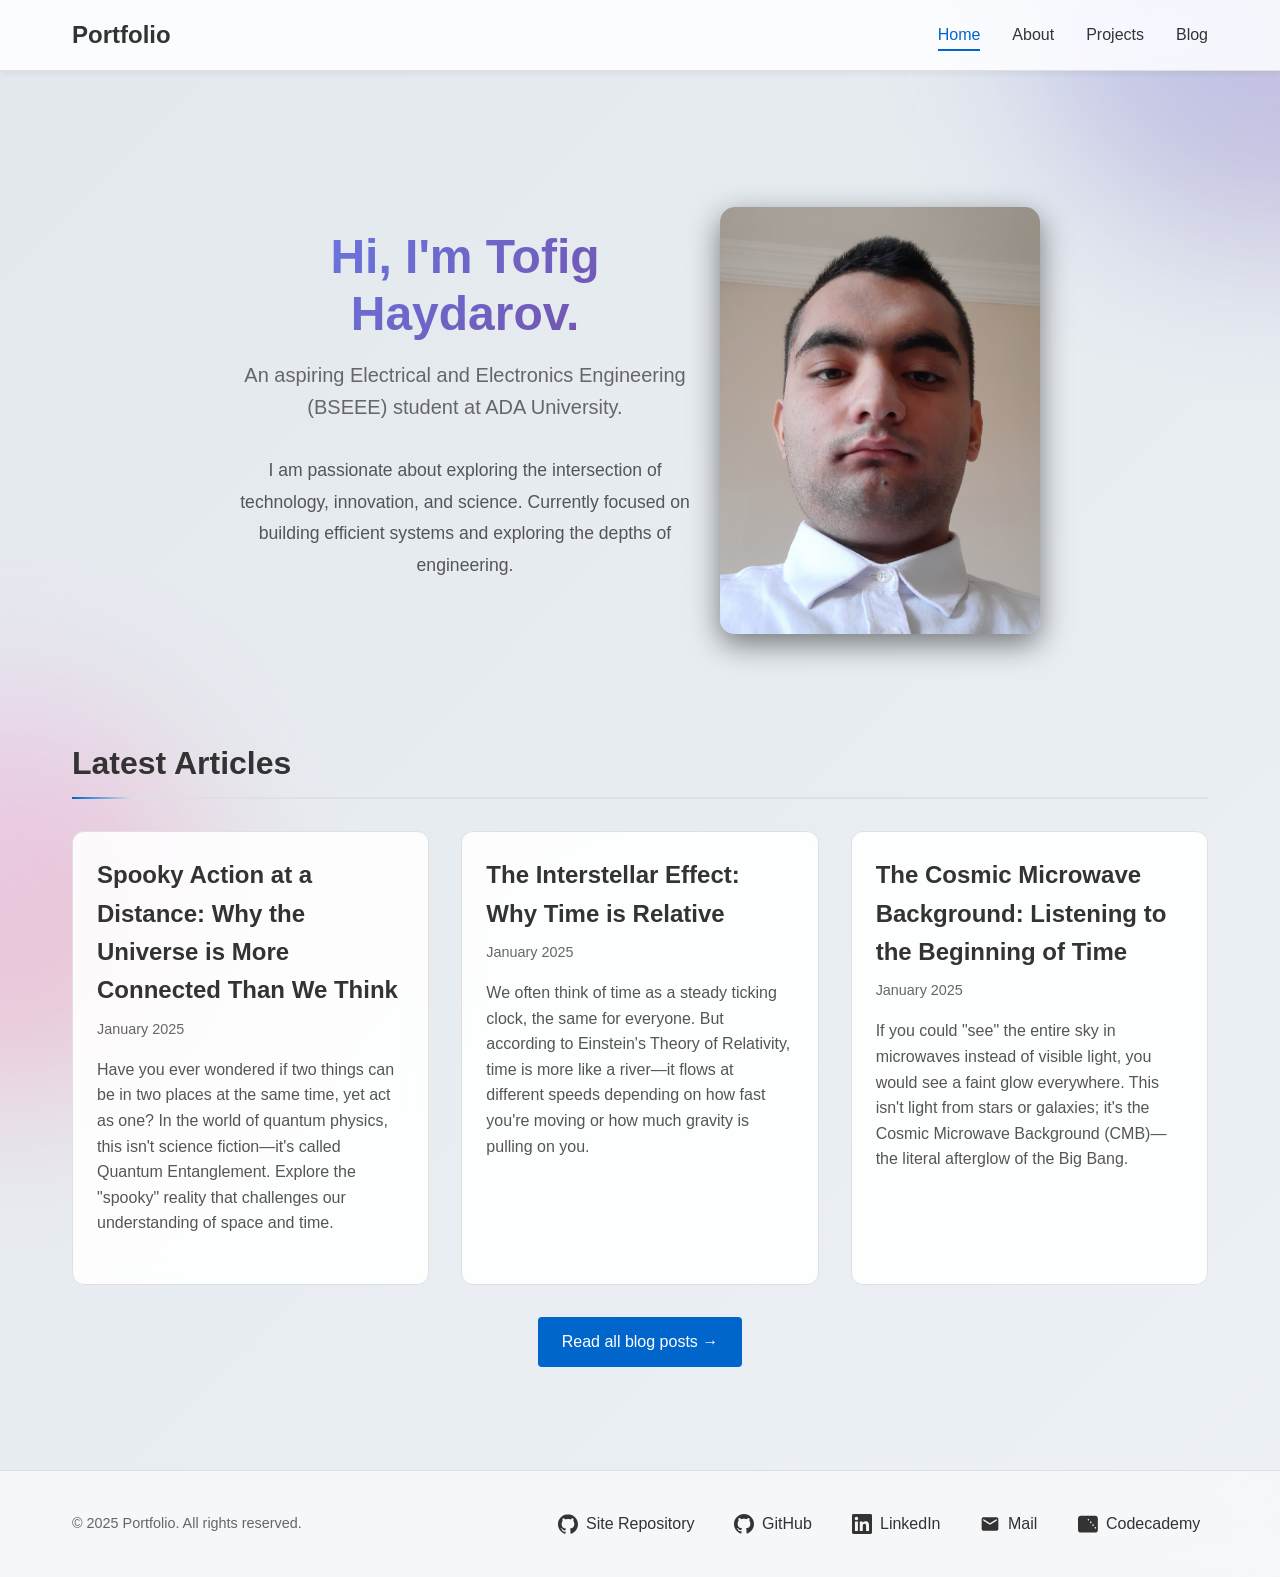
<file: index.html>
<!DOCTYPE html>
<html lang="en">
<head>
    <meta charset="UTF-8">
    <meta name="viewport" content="width=device-width, initial-scale=1.0">
    <title>Home - Portfolio</title>
    <link rel="stylesheet" href="styles/styles.css">
</head>
<body>
        <nav>
        <div class="nav-container">
            <a href="index.html" class="logo">Portfolio</a>
            <ul>
                <li><a href="index.html" class="active">Home</a></li>
                <li><a href="pages/about.html">About</a></li>
                <li><a href="pages/projects.html">Projects</a></li>
                <li><a href="pages/blog.html">Blog</a></li>
            </ul>
        </div>
        </nav>

     <main>
        <div class="container">
            <section class="hero">
                <div class="hero-content"> 
                    
                    <div class="hero-text"> 
                        <h1>Hi, I'm Tofig Haydarov.</h1>
                        <p class="subtitle">An aspiring Electrical and Electronics Engineering (BSEEE) student at ADA University.</p>
                        <p class="description">
                            I am passionate about exploring the intersection of technology, innovation, and science. Currently focused on building efficient systems and exploring the depths of engineering.
                        </p>
                    </div>
                    
                    <div class="hero-image"> 
                        <img src="images/profile.jpg" alt="Tofig Haydarov">
                    </div>

                </div>
            </section>

            <section class="articles-section">
                <h2 class="section-title">Latest Articles</h2>
                
                <div class="articles-grid">
                    <article class="article-card">
                        <h3><a href="pages/quantum-entanglement.html">Spooky Action at a Distance: Why the Universe is More Connected Than We Think</a></h3>
                        <p class="date">January 2025</p>
                        <p class="excerpt">
                            Have you ever wondered if two things can be in two places at the same time, yet act as one? In the world of quantum physics, this isn't science fiction—it's called Quantum Entanglement. Explore the "spooky" reality that challenges our understanding of space and time.
                        </p>
                    </article>

                    <article class="article-card">
                        <h3><a href="pages/time-dilation.html">The Interstellar Effect: Why Time is Relative</a></h3>
                        <p class="date">January 2025</p>
                        <p class="excerpt">
                            We often think of time as a steady ticking clock, the same for everyone. But according to Einstein's Theory of Relativity, time is more like a river—it flows at different speeds depending on how fast you're moving or how much gravity is pulling on you.
                        </p>
                    </article>

                    <article class="article-card">
                        <h3><a href="pages/cosmic-microwave-background.html">The Cosmic Microwave Background: Listening to the Beginning of Time</a></h3>
                        <p class="date">January 2025</p>
                        <p class="excerpt">
                            If you could "see" the entire sky in microwaves instead of visible light, you would see a faint glow everywhere. This isn't light from stars or galaxies; it's the Cosmic Microwave Background (CMB)—the literal afterglow of the Big Bang.
                        </p>
                    </article>
                </div>

                <div style="text-align: center; margin-top: 2rem;">
                    <a href="pages/blog.html" class="btn">Read all blog posts →</a>
                </div>
            </section>
        </div> </main>

    <footer>
        <div class="footer-container">
            <div class="copyright">
                © 2025 Portfolio. All rights reserved.
            </div>
            <div class="social-links">
		<a href="https://github.com/TofigHaydarov/TofigHaydarov" target="_blank" rel="noopener noreferrer" aria-label="Site Repository">
    <svg viewBox="0 0 24 24" xmlns="http://www.w3.org/2000/svg">
        <path d="M12 .297c-6.63 0-12 5.373-12 12 0 5.303 3.438 9.8 8.205 11.385.6.113.82-.258.82-.577 0-.285-.01-1.04-.015-2.04-3.338.724-4.042-1.61-4.042-1.61C4.422 18.07 3.633 17.7 3.633 17.7c-1.087-.744.084-.729.084-.729 1.205.084 1.838 1.236 1.838 1.236 1.07 1.835 2.809 1.305 3.495.998.108-.776.417-1.305.76-1.605-2.665-.3-5.466-1.332-5.466-5.93 0-1.31.465-2.38 1.235-3.22-.135-.303-.54-1.523.105-3.176 0 0 1.005-.322 3.3 1.23.96-.267 1.98-.399 3-.405 1.02.006 2.04.138 3 .405 2.28-1.552 3.285-1.23 3.285-1.23.645 1.653.24 2.873.12 3.176.765.84 1.23 1.91 1.23 3.22 0 4.61-2.805 5.625-5.475 5.92.42.372.82 1.102.82 2.222v3.293c0 .319.192.694.801.576 4.765-1.589 8.199-6.086 8.199-11.386 0-6.627-5.373-12-12-12z"/>
    </svg>
    <span>Site Repository</span>
</a>
                <a href="https://github.com/TofigHaydarov" target="_blank" rel="noopener noreferrer" aria-label="GitHub">
                    <svg viewBox="0 0 24 24" xmlns="http://www.w3.org/2000/svg">
                        <path d="M12 0c-6.626 0-12 5.373-12 12 0 5.302 3.438 9.8 8.207 11.387.599.111.793-.261.793-.577v-2.234c-3.338.726-4.033-1.416-4.033-1.416-.546-1.387-1.333-1.756-1.333-1.756-1.089-.745.083-.729.083-.729 1.205.084 1.839 1.237 1.839 1.237 1.07 1.834 2.807 1.304 3.492.997.107-.775.418-1.305.762-1.604-2.665-.305-5.467-1.334-5.467-5.931 0-1.311.469-2.381 1.236-3.221-.124-.303-.535-1.524.117-3.176 0 0 1.008-.322 3.301 1.23.957-.266 1.983-.399 3.003-.404 1.02.005 2.047.138 3.006.404 2.291-1.552 3.297-1.23 3.297-1.23.653 1.653.242 2.874.118 3.176.77.84 1.235 1.911 1.235 3.221 0 4.609-2.807 5.624-5.479 5.921.43.372.823 1.102.823 2.222v3.293c0 .319.192.694.801.576 4.765-1.589 8.199-6.086 8.199-11.386 0-6.627-5.373-12-12-12z"/>
                    </svg>
                    <span>GitHub</span>
                </a>
                <a href="https://www.linkedin.com/in/tofiq-heyd%C9%99rov-2b5117321/" target="_blank" rel="noopener noreferrer" aria-label="LinkedIn">
                    <svg viewBox="0 0 24 24" xmlns="http://www.w3.org/2000/svg">
                        <path d="M20.447 20.452h-3.554v-5.569c0-1.328-.027-3.037-1.852-3.037-1.853 0-2.136 1.445-2.136 2.939v5.667H9.351V9h3.414v1.561h.046c.477-.9 1.637-1.85 3.37-1.85 3.601 0 4.267 2.37 4.267 5.455v6.286zM5.337 7.433c-1.144 0-2.063-.926-2.063-2.065 0-1.138.92-2.063 2.063-2.063 1.14 0 2.064.925 2.064 2.063 0 1.139-.925 2.065-2.064 2.065zm1.782 13.019H3.555V9h3.564v11.452zM22.225 0H1.771C.792 0 0 .774 0 1.729v20.542C0 23.227.792 24 1.771 24h20.451C23.2 24 24 23.227 24 22.271V1.729C24 .774 23.2 0 22.222 0h.003z"/>
                    </svg>
                    <span>LinkedIn</span>
                </a>
                <a href="mailto:thaydarov27027@ada.edu.az" aria-label="Mail">
                    <svg viewBox="0 0 24 24" xmlns="http://www.w3.org/2000/svg">
                        <path d="M20 4H4c-1.1 0-1.99.9-1.99 2L2 18c0 1.1.9 2 2 2h16c1.1 0 2-.9 2-2V6c0-1.1-.9-2-2-2zm0 4l-8 5-8-5V6l8 5 8-5v2z"/>
                    </svg>
                    <span>Mail</span>
                </a>
                <a href="https://www.codecademy.com/profiles/THaydarov2008" target="_blank" rel="noopener noreferrer" aria-label="Codecademy">
                    <svg viewBox="0 0 24 24" xmlns="http://www.w3.org/2000/svg">
                        <path d="M23.827 19.076c0 1.79-1.434 3.24-3.21 3.24H3.383C1.533 22.316 0 20.866 0 19.076v-4.268h11.314c.548 0 .988.44.988.988s-.44.988-.988.988H0v-5.58h11.314c.548 0 .988.44.988.988s-.44.988-.988.988H0V5.23c0-1.79 1.533-3.24 3.383-3.24h17.234c1.776 0 3.21 1.45 3.21 3.24v13.846zm-2.998-1.488c.548 0 .988-.44.988-.988s-.44-.988-.988-.988-.988.44-.988.988.44.988.988.988zm-2.776-3.24c.548 0 .988-.44.988-.988s-.44-.988-.988-.988-.988.44-.988.988.44.988.988.988zm-2.775-3.24c.548 0 .988-.44.988-.988s-.44-.988-.988-.988-.988.44-.988.988.44.988.988.988zm-2.776-3.24c.548 0 .988-.44.988-.988s-.44-.988-.988-.988-.988.44-.988.988.44.988.988.988z"/>
                    </svg>
                    <span>Codecademy</span>
                </a>
            </div>
        </div>
    </footer>
</body>
</html>
</file>
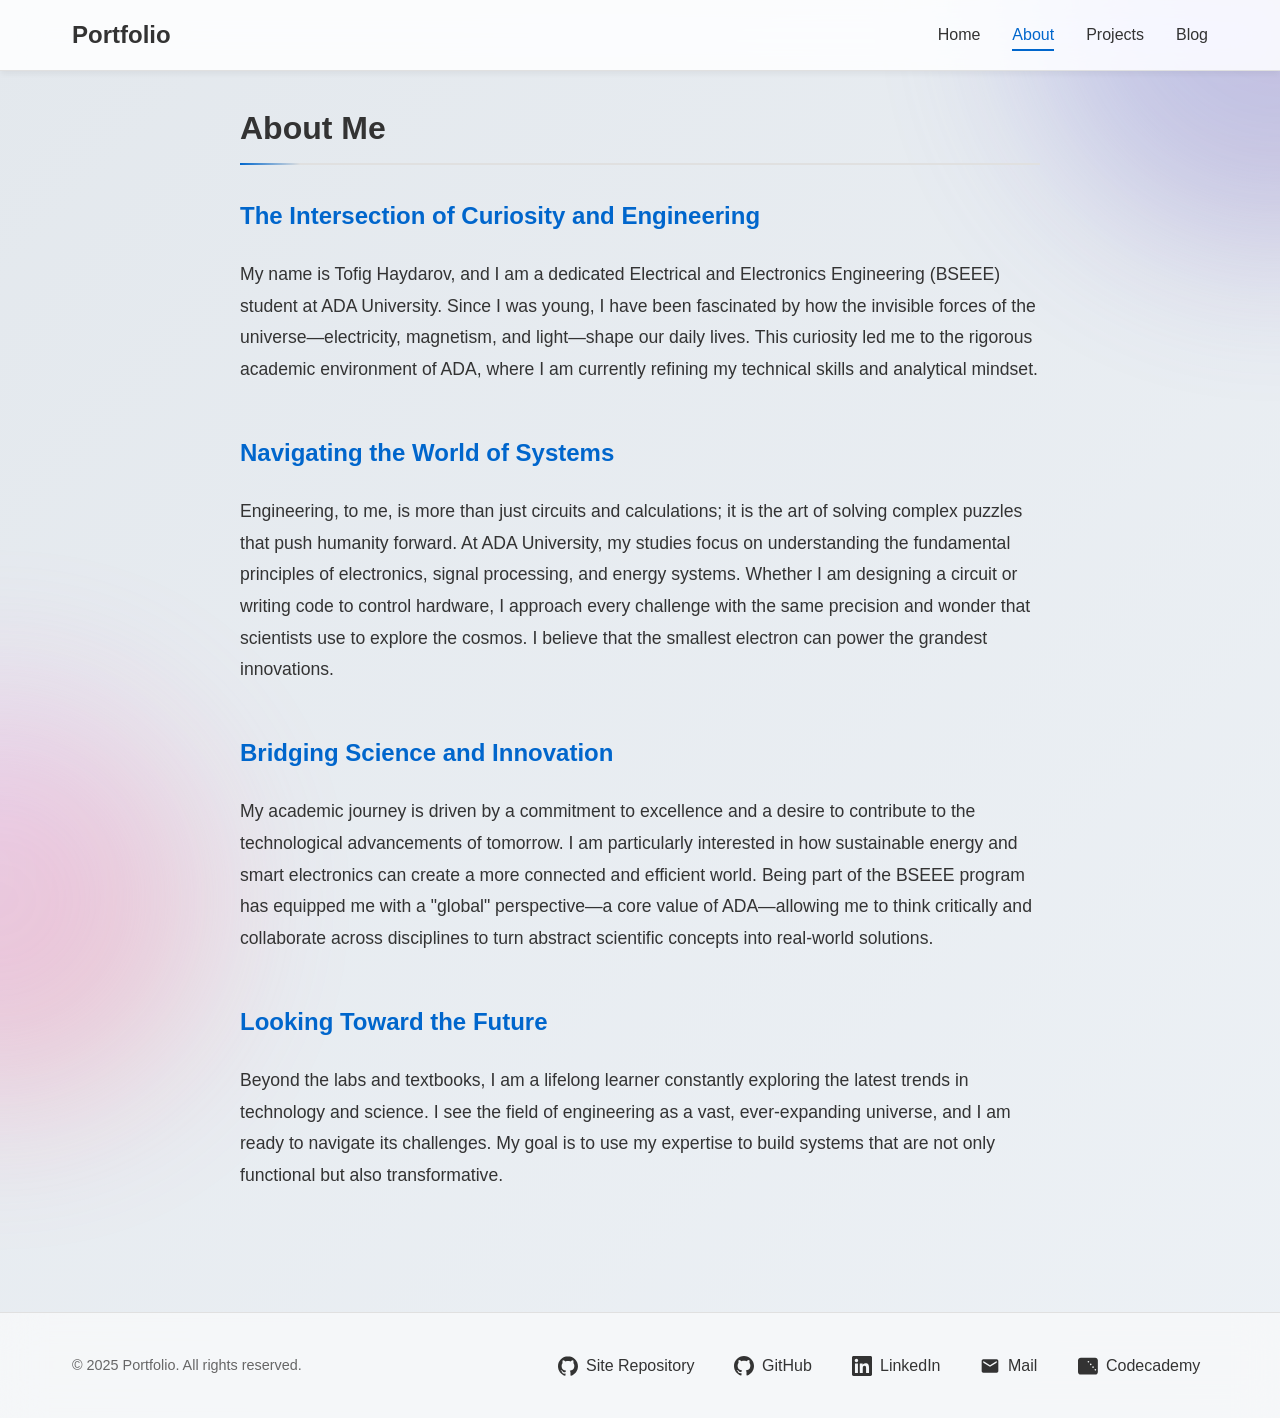
<file: pages/about.html>
<!DOCTYPE html>
<html lang="en">
<head>
    <meta charset="UTF-8">
    <meta name="viewport" content="width=device-width, initial-scale=1.0">
    <title>About - Portfolio</title>
    <link rel="stylesheet" href="../styles/styles.css">
</head>
<body>
    <nav>
        <div class="nav-container">
            <a href="../index.html" class="logo">Portfolio</a>
            <ul>
                <li><a href="../index.html">Home</a></li>
                <li><a href="about.html" class="active">About</a></li>
                <li><a href="projects.html">Projects</a></li>
                <li><a href="blog.html">Blog</a></li>
            </ul>
        </div>
    </nav>

    <main>
        <div class="container">
            <section class="about-content">
                <h1 class="section-title">About Me</h1>
                
                <h2 style="margin-top: 2rem; margin-bottom: 1.5rem; font-size: 1.5rem; color: var(--accent-color);">The Intersection of Curiosity and Engineering</h2>
                
                <p>
                    My name is Tofig Haydarov, and I am a dedicated Electrical and Electronics Engineering (BSEEE) student at ADA University. Since I was young, I have been fascinated by how the invisible forces of the universe—electricity, magnetism, and light—shape our daily lives. This curiosity led me to the rigorous academic environment of ADA, where I am currently refining my technical skills and analytical mindset.
                </p>

                <h2 style="margin-top: 3rem; margin-bottom: 1.5rem; font-size: 1.5rem; color: var(--accent-color);">Navigating the World of Systems</h2>

                <p>
                    Engineering, to me, is more than just circuits and calculations; it is the art of solving complex puzzles that push humanity forward. At ADA University, my studies focus on understanding the fundamental principles of electronics, signal processing, and energy systems. Whether I am designing a circuit or writing code to control hardware, I approach every challenge with the same precision and wonder that scientists use to explore the cosmos. I believe that the smallest electron can power the grandest innovations.
                </p>

                <h2 style="margin-top: 3rem; margin-bottom: 1.5rem; font-size: 1.5rem; color: var(--accent-color);">Bridging Science and Innovation</h2>

                <p>
                    My academic journey is driven by a commitment to excellence and a desire to contribute to the technological advancements of tomorrow. I am particularly interested in how sustainable energy and smart electronics can create a more connected and efficient world. Being part of the BSEEE program has equipped me with a "global" perspective—a core value of ADA—allowing me to think critically and collaborate across disciplines to turn abstract scientific concepts into real-world solutions.
                </p>

                <h2 style="margin-top: 3rem; margin-bottom: 1.5rem; font-size: 1.5rem; color: var(--accent-color);">Looking Toward the Future</h2>

                <p>
                    Beyond the labs and textbooks, I am a lifelong learner constantly exploring the latest trends in technology and science. I see the field of engineering as a vast, ever-expanding universe, and I am ready to navigate its challenges. My goal is to use my expertise to build systems that are not only functional but also transformative.
                </p>
            </section>
        </div>
    </main>

    <footer>
        <div class="footer-container">
            <div class="copyright">
                © 2025 Portfolio. All rights reserved.
            </div>
            <div class="social-links">
		<a href="https://github.com/TofigHaydarov/TofigHaydarov" target="_blank" rel="noopener noreferrer" aria-label="Site Repository">
    <svg viewBox="0 0 24 24" xmlns="http://www.w3.org/2000/svg">
        <path d="M12 .297c-6.63 0-12 5.373-12 12 0 5.303 3.438 9.8 8.205 11.385.6.113.82-.258.82-.577 0-.285-.01-1.04-.015-2.04-3.338.724-4.042-1.61-4.042-1.61C4.422 18.07 3.633 17.7 3.633 17.7c-1.087-.744.084-.729.084-.729 1.205.084 1.838 1.236 1.838 1.236 1.07 1.835 2.809 1.305 3.495.998.108-.776.417-1.305.76-1.605-2.665-.3-5.466-1.332-5.466-5.93 0-1.31.465-2.38 1.235-3.22-.135-.303-.54-1.523.105-3.176 0 0 1.005-.322 3.3 1.23.96-.267 1.98-.399 3-.405 1.02.006 2.04.138 3 .405 2.28-1.552 3.285-1.23 3.285-1.23.645 1.653.24 2.873.12 3.176.765.84 1.23 1.91 1.23 3.22 0 4.61-2.805 5.625-5.475 5.92.42.372.82 1.102.82 2.222v3.293c0 .319.192.694.801.576 4.765-1.589 8.199-6.086 8.199-11.386 0-6.627-5.373-12-12-12z"/>
    </svg>
    <span>Site Repository</span>
</a>
                <a href="https://github.com/TofigHaydarov" target="_blank" rel="noopener noreferrer" aria-label="GitHub">
                    <svg viewBox="0 0 24 24" xmlns="http://www.w3.org/2000/svg">
                        <path d="M12 0c-6.626 0-12 5.373-12 12 0 5.302 3.438 9.8 8.207 11.387.599.111.793-.261.793-.577v-2.234c-3.338.726-4.033-1.416-4.033-1.416-.546-1.387-1.333-1.756-1.333-1.756-1.089-.745.083-.729.083-.729 1.205.084 1.839 1.237 1.839 1.237 1.07 1.834 2.807 1.304 3.492.997.107-.775.418-1.305.762-1.604-2.665-.305-5.467-1.334-5.467-5.931 0-1.311.469-2.381 1.236-3.221-.124-.303-.535-1.524.117-3.176 0 0 1.008-.322 3.301 1.23.957-.266 1.983-.399 3.003-.404 1.02.005 2.047.138 3.006.404 2.291-1.552 3.297-1.23 3.297-1.23.653 1.653.242 2.874.118 3.176.77.84 1.235 1.911 1.235 3.221 0 4.609-2.807 5.624-5.479 5.921.43.372.823 1.102.823 2.222v3.293c0 .319.192.694.801.576 4.765-1.589 8.199-6.086 8.199-11.386 0-6.627-5.373-12-12-12z"/>
                    </svg>
                    <span>GitHub</span>
                </a>
                <a href="https://www.linkedin.com/in/tofiq-heyd%C9%99rov-2b5117321/" target="_blank" rel="noopener noreferrer" aria-label="LinkedIn">
                    <svg viewBox="0 0 24 24" xmlns="http://www.w3.org/2000/svg">
                        <path d="M20.447 20.452h-3.554v-5.569c0-1.328-.027-3.037-1.852-3.037-1.853 0-2.136 1.445-2.136 2.939v5.667H9.351V9h3.414v1.561h.046c.477-.9 1.637-1.85 3.37-1.85 3.601 0 4.267 2.37 4.267 5.455v6.286zM5.337 7.433c-1.144 0-2.063-.926-2.063-2.065 0-1.138.92-2.063 2.063-2.063 1.14 0 2.064.925 2.064 2.063 0 1.139-.925 2.065-2.064 2.065zm1.782 13.019H3.555V9h3.564v11.452zM22.225 0H1.771C.792 0 0 .774 0 1.729v20.542C0 23.227.792 24 1.771 24h20.451C23.2 24 24 23.227 24 22.271V1.729C24 .774 23.2 0 22.222 0h.003z"/>
                    </svg>
                    <span>LinkedIn</span>
                </a>
                <a href="mailto:thaydarov27027@ada.edu.az" aria-label="Mail">
                    <svg viewBox="0 0 24 24" xmlns="http://www.w3.org/2000/svg">
                        <path d="M20 4H4c-1.1 0-1.99.9-1.99 2L2 18c0 1.1.9 2 2 2h16c1.1 0 2-.9 2-2V6c0-1.1-.9-2-2-2zm0 4l-8 5-8-5V6l8 5 8-5v2z"/>
                    </svg>
                    <span>Mail</span>
                </a>
                <a href="https://www.codecademy.com/profiles/THaydarov2008" target="_blank" rel="noopener noreferrer" aria-label="Codecademy">
                    <svg viewBox="0 0 24 24" xmlns="http://www.w3.org/2000/svg">
                        <path d="M23.827 19.076c0 1.79-1.434 3.24-3.21 3.24H3.383C1.533 22.316 0 20.866 0 19.076v-4.268h11.314c.548 0 .988.44.988.988s-.44.988-.988.988H0v-5.58h11.314c.548 0 .988.44.988.988s-.44.988-.988.988H0V5.23c0-1.79 1.533-3.24 3.383-3.24h17.234c1.776 0 3.21 1.45 3.21 3.24v13.846zm-2.998-1.488c.548 0 .988-.44.988-.988s-.44-.988-.988-.988-.988.44-.988.988.44.988.988.988zm-2.776-3.24c.548 0 .988-.44.988-.988s-.44-.988-.988-.988-.988.44-.988.988.44.988.988.988zm-2.775-3.24c.548 0 .988-.44.988-.988s-.44-.988-.988-.988-.988.44-.988.988.44.988.988.988zm-2.776-3.24c.548 0 .988-.44.988-.988s-.44-.988-.988-.988-.988.44-.988.988.44.988.988.988z"/>
                    </svg>
                    <span>Codecademy</span>
                </a>
            </div>
        </div>
    </footer>
</body>
</html>
</file>
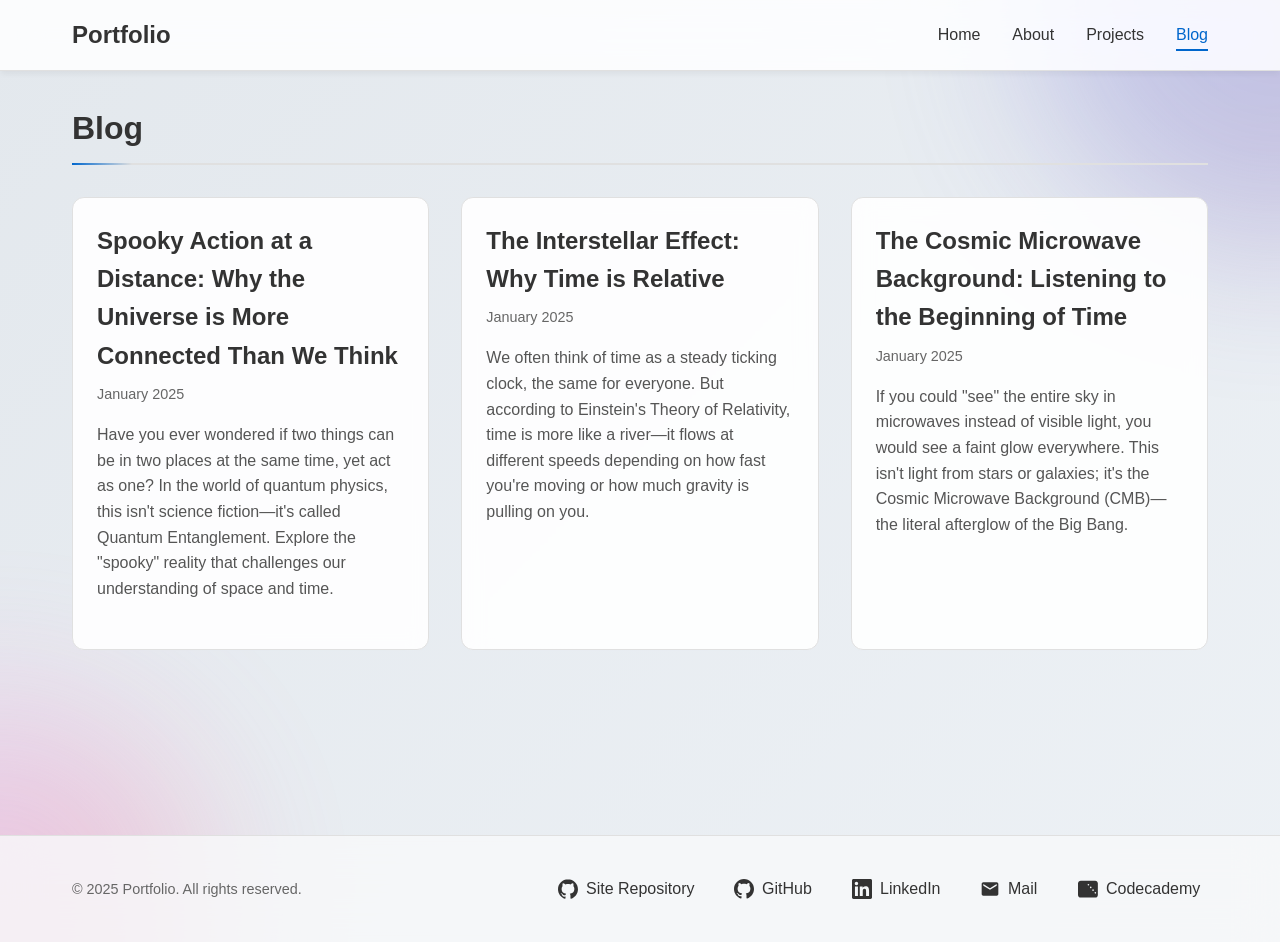
<file: pages/blog.html>
<!DOCTYPE html>
<html lang="en">
<head>
    <meta charset="UTF-8">
    <meta name="viewport" content="width=device-width, initial-scale=1.0">
    <title>Blog - Portfolio</title>
    <link rel="stylesheet" href="../styles/styles.css">
</head>
<body>
    <nav>
        <div class="nav-container">
            <a href="../index.html" class="logo">Portfolio</a>
            <ul>
                <li><a href="../index.html">Home</a></li>
                <li><a href="about.html">About</a></li>
                <li><a href="projects.html">Projects</a></li>
                <li><a href="blog.html" class="active">Blog</a></li>
            </ul>
        </div>
    </nav>

    <main>
        <div class="container">
            <h1 class="section-title">Blog</h1>
            
            <div class="articles-grid">
                <article class="article-card">
                    <h3><a href="quantum-entanglement.html">Spooky Action at a Distance: Why the Universe is More Connected Than We Think</a></h3>
                    <p class="date">January 2025</p>
                    <p class="excerpt">
                        Have you ever wondered if two things can be in two places at the same time, yet act as one? In the world of quantum physics, this isn't science fiction—it's called Quantum Entanglement. Explore the "spooky" reality that challenges our understanding of space and time.
                    </p>
                </article>

                <article class="article-card">
                    <h3><a href="time-dilation.html">The Interstellar Effect: Why Time is Relative</a></h3>
                    <p class="date">January 2025</p>
                    <p class="excerpt">
                        We often think of time as a steady ticking clock, the same for everyone. But according to Einstein's Theory of Relativity, time is more like a river—it flows at different speeds depending on how fast you're moving or how much gravity is pulling on you.
                    </p>
                </article>

                <article class="article-card">
                    <h3><a href="cosmic-microwave-background.html">The Cosmic Microwave Background: Listening to the Beginning of Time</a></h3>
                    <p class="date">January 2025</p>
                    <p class="excerpt">
                        If you could "see" the entire sky in microwaves instead of visible light, you would see a faint glow everywhere. This isn't light from stars or galaxies; it's the Cosmic Microwave Background (CMB)—the literal afterglow of the Big Bang.
                    </p>
                </article>
            </div>
        </div>
    </main>

    <footer>
        <div class="footer-container">
            <div class="copyright">
                © 2025 Portfolio. All rights reserved.
            </div>
            <div class="social-links">
		<a href="https://github.com/TofigHaydarov/TofigHaydarov" target="_blank" rel="noopener noreferrer" aria-label="Site Repository">
    <svg viewBox="0 0 24 24" xmlns="http://www.w3.org/2000/svg">
        <path d="M12 .297c-6.63 0-12 5.373-12 12 0 5.303 3.438 9.8 8.205 11.385.6.113.82-.258.82-.577 0-.285-.01-1.04-.015-2.04-3.338.724-4.042-1.61-4.042-1.61C4.422 18.07 3.633 17.7 3.633 17.7c-1.087-.744.084-.729.084-.729 1.205.084 1.838 1.236 1.838 1.236 1.07 1.835 2.809 1.305 3.495.998.108-.776.417-1.305.76-1.605-2.665-.3-5.466-1.332-5.466-5.93 0-1.31.465-2.38 1.235-3.22-.135-.303-.54-1.523.105-3.176 0 0 1.005-.322 3.3 1.23.96-.267 1.98-.399 3-.405 1.02.006 2.04.138 3 .405 2.28-1.552 3.285-1.23 3.285-1.23.645 1.653.24 2.873.12 3.176.765.84 1.23 1.91 1.23 3.22 0 4.61-2.805 5.625-5.475 5.92.42.372.82 1.102.82 2.222v3.293c0 .319.192.694.801.576 4.765-1.589 8.199-6.086 8.199-11.386 0-6.627-5.373-12-12-12z"/>
    </svg>
    <span>Site Repository</span>
</a>
                <a href="https://github.com/TofigHaydarov" target="_blank" rel="noopener noreferrer" aria-label="GitHub">
                    <svg viewBox="0 0 24 24" xmlns="http://www.w3.org/2000/svg">
                        <path d="M12 0c-6.626 0-12 5.373-12 12 0 5.302 3.438 9.8 8.207 11.387.599.111.793-.261.793-.577v-2.234c-3.338.726-4.033-1.416-4.033-1.416-.546-1.387-1.333-1.756-1.333-1.756-1.089-.745.083-.729.083-.729 1.205.084 1.839 1.237 1.839 1.237 1.07 1.834 2.807 1.304 3.492.997.107-.775.418-1.305.762-1.604-2.665-.305-5.467-1.334-5.467-5.931 0-1.311.469-2.381 1.236-3.221-.124-.303-.535-1.524.117-3.176 0 0 1.008-.322 3.301 1.23.957-.266 1.983-.399 3.003-.404 1.02.005 2.047.138 3.006.404 2.291-1.552 3.297-1.23 3.297-1.23.653 1.653.242 2.874.118 3.176.77.84 1.235 1.911 1.235 3.221 0 4.609-2.807 5.624-5.479 5.921.43.372.823 1.102.823 2.222v3.293c0 .319.192.694.801.576 4.765-1.589 8.199-6.086 8.199-11.386 0-6.627-5.373-12-12-12z"/>
                    </svg>
                    <span>GitHub</span>
                </a>
                <a href="https://www.linkedin.com/in/tofiq-heyd%C9%99rov-2b5117321/" target="_blank" rel="noopener noreferrer" aria-label="LinkedIn">
                    <svg viewBox="0 0 24 24" xmlns="http://www.w3.org/2000/svg">
                        <path d="M20.447 20.452h-3.554v-5.569c0-1.328-.027-3.037-1.852-3.037-1.853 0-2.136 1.445-2.136 2.939v5.667H9.351V9h3.414v1.561h.046c.477-.9 1.637-1.85 3.37-1.85 3.601 0 4.267 2.37 4.267 5.455v6.286zM5.337 7.433c-1.144 0-2.063-.926-2.063-2.065 0-1.138.92-2.063 2.063-2.063 1.14 0 2.064.925 2.064 2.063 0 1.139-.925 2.065-2.064 2.065zm1.782 13.019H3.555V9h3.564v11.452zM22.225 0H1.771C.792 0 0 .774 0 1.729v20.542C0 23.227.792 24 1.771 24h20.451C23.2 24 24 23.227 24 22.271V1.729C24 .774 23.2 0 22.222 0h.003z"/>
                    </svg>
                    <span>LinkedIn</span>
                </a>
                <a href="mailto:thaydarov27027@ada.edu.az" aria-label="Mail">
                    <svg viewBox="0 0 24 24" xmlns="http://www.w3.org/2000/svg">
                        <path d="M20 4H4c-1.1 0-1.99.9-1.99 2L2 18c0 1.1.9 2 2 2h16c1.1 0 2-.9 2-2V6c0-1.1-.9-2-2-2zm0 4l-8 5-8-5V6l8 5 8-5v2z"/>
                    </svg>
                    <span>Mail</span>
                </a>
                <a href="https://www.codecademy.com/profiles/THaydarov2008" target="_blank" rel="noopener noreferrer" aria-label="Codecademy">
                    <svg viewBox="0 0 24 24" xmlns="http://www.w3.org/2000/svg">
                        <path d="M23.827 19.076c0 1.79-1.434 3.24-3.21 3.24H3.383C1.533 22.316 0 20.866 0 19.076v-4.268h11.314c.548 0 .988.44.988.988s-.44.988-.988.988H0v-5.58h11.314c.548 0 .988.44.988.988s-.44.988-.988.988H0V5.23c0-1.79 1.533-3.24 3.383-3.24h17.234c1.776 0 3.21 1.45 3.21 3.24v13.846zm-2.998-1.488c.548 0 .988-.44.988-.988s-.44-.988-.988-.988-.988.44-.988.988.44.988.988.988zm-2.776-3.24c.548 0 .988-.44.988-.988s-.44-.988-.988-.988-.988.44-.988.988.44.988.988.988zm-2.775-3.24c.548 0 .988-.44.988-.988s-.44-.988-.988-.988-.988.44-.988.988.44.988.988.988zm-2.776-3.24c.548 0 .988-.44.988-.988s-.44-.988-.988-.988-.988.44-.988.988.44.988.988.988z"/>
                    </svg>
                    <span>Codecademy</span>
                </a>
            </div>
        </div>
    </footer>
</body>
</html>
</file>
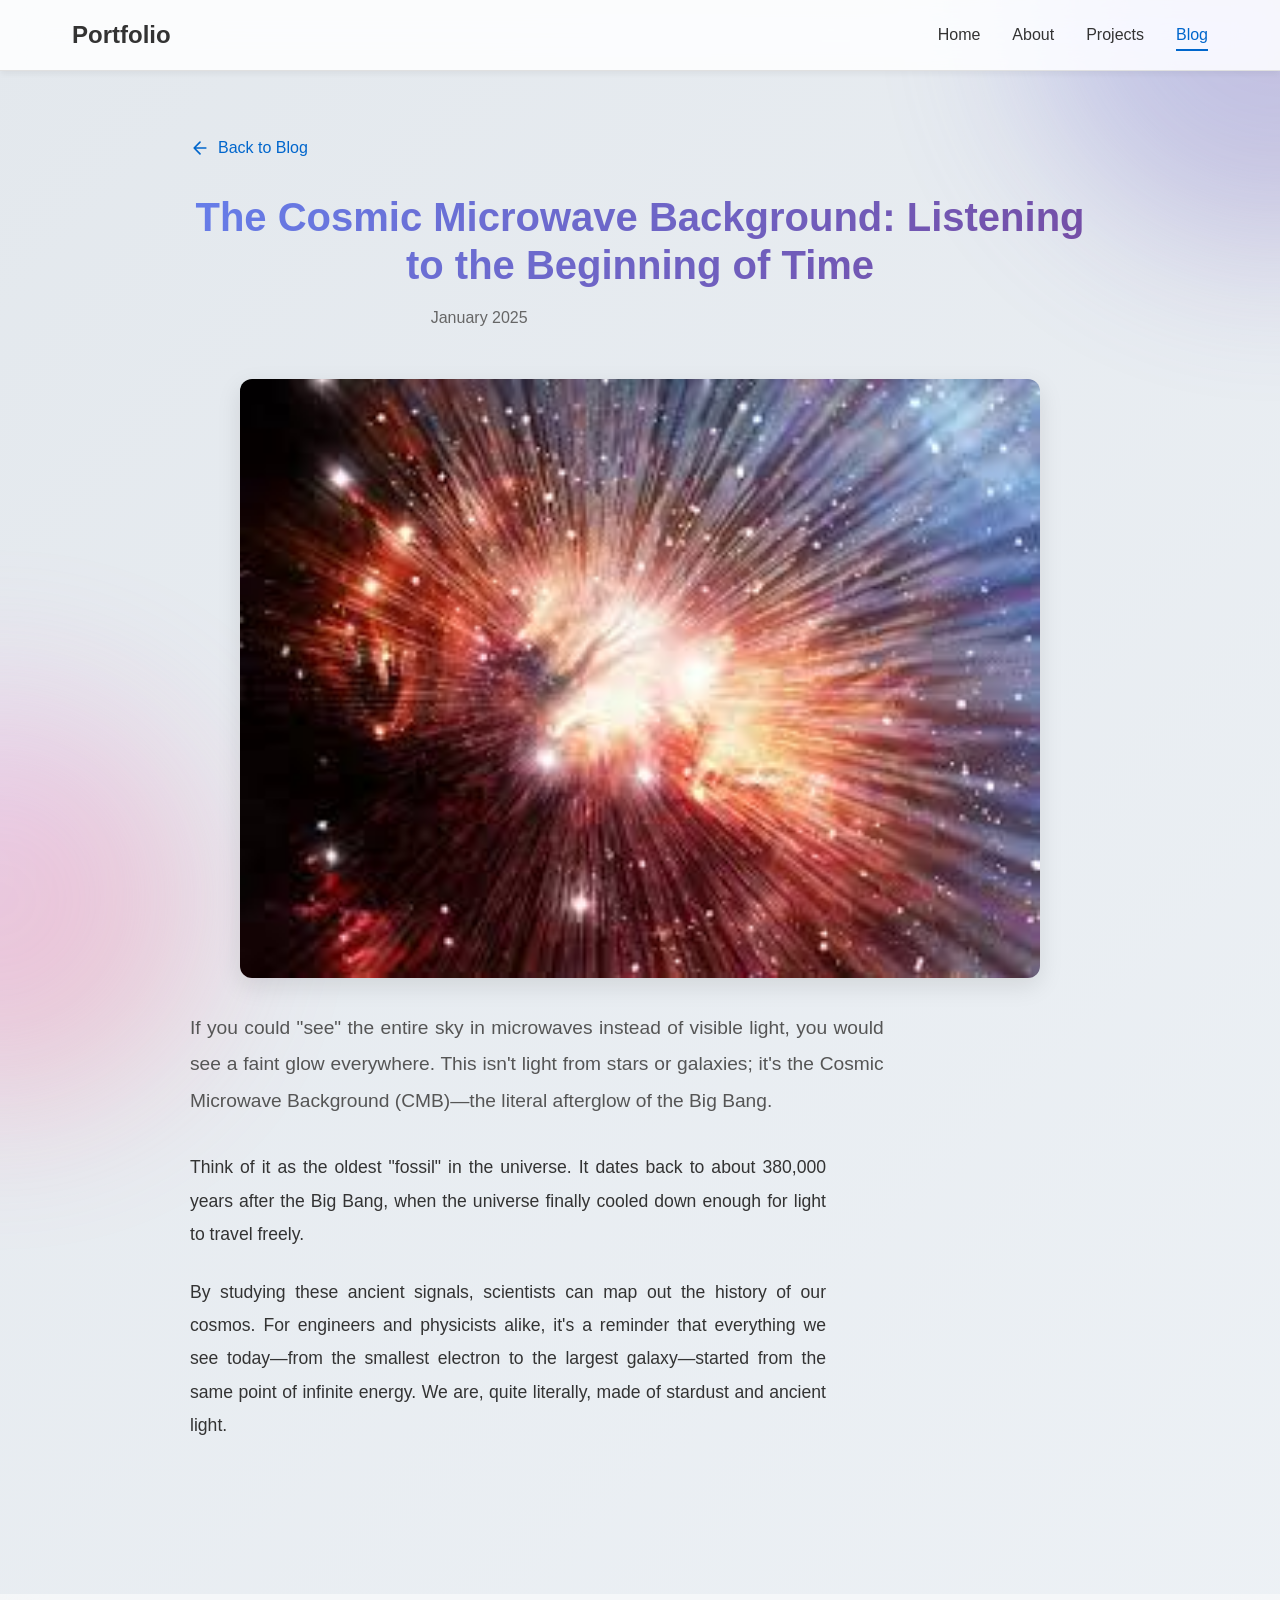
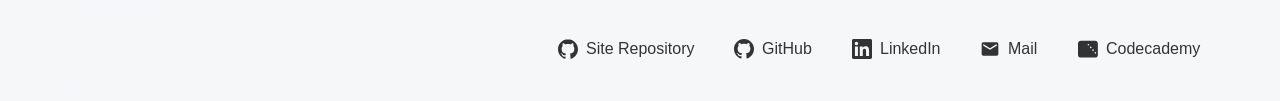
<file: pages/cosmic-microwave-background.html>
<!DOCTYPE html>
<html lang="en">
<head>
    <meta charset="UTF-8">
    <meta name="viewport" content="width=device-width, initial-scale=1.0">
    <title>The Cosmic Microwave Background: Listening to the Beginning of Time - Blog</title>
    <link rel="stylesheet" href="../styles/styles.css">
    <style>
        .blog-post {
            max-width: 900px;
            margin: 0 auto;
            padding: 2rem 0;
        }

        .blog-post-header {
            text-align: center;
            margin-bottom: 3rem;
        }

        .blog-post-title {
            font-size: 2.5rem;
            font-weight: 700;
            margin-bottom: 1rem;
            line-height: 1.2;
            background: linear-gradient(135deg, #667eea 0%, #764ba2 100%);
            -webkit-background-clip: text;
            -webkit-text-fill-color: transparent;
            background-clip: text;
        }

        .blog-post-meta {
            color: #666;
            font-size: 1rem;
            margin-bottom: 2rem;
        }

        .blog-post-image {
            width: 100%;
            max-width: 800px;
            height: auto;
            border-radius: 12px;
            margin: 2rem auto;
            display: block;
            box-shadow: 0 8px 24px rgba(0, 0, 0, 0.1);
            animation: fadeInUp 0.8s ease-out;
        }

        .blog-post-content {
            font-size: 1.1rem;
            line-height: 1.9;
            color: #333;
        }

        .blog-post-content p {
            margin-bottom: 1.5rem;
            text-align: justify;
        }

        .blog-post-content p:first-of-type {
            font-size: 1.2rem;
            font-weight: 500;
            color: #555;
            margin-bottom: 2rem;
        }

        .back-link {
            display: inline-flex;
            align-items: center;
            gap: 0.5rem;
            color: var(--accent-color);
            text-decoration: none;
            font-weight: 500;
            margin-bottom: 2rem;
            transition: all 0.3s ease;
        }

        .back-link:hover {
            transform: translateX(-5px);
            color: #0052a3;
        }

        .back-link svg {
            width: 20px;
            height: 20px;
        }

        @media (max-width: 768px) {
            .blog-post-title {
                font-size: 2rem;
            }

            .blog-post-content {
                font-size: 1rem;
            }
        }
    </style>
</head>
<body>
    <nav>
        <div class="nav-container">
            <a href="../index.html" class="logo">Portfolio</a>
            <ul>
                <li><a href="../index.html">Home</a></li>
                <li><a href="about.html">About</a></li>
                <li><a href="projects.html">Projects</a></li>
                <li><a href="blog.html" class="active">Blog</a></li>
            </ul>
        </div>
    </nav>

    <main>
        <div class="container">
            <div class="blog-post">
                <a href="blog.html" class="back-link">
                    <svg viewBox="0 0 24 24" fill="none" stroke="currentColor" stroke-width="2" stroke-linecap="round" stroke-linejoin="round">
                        <path d="M19 12H5M12 19l-7-7 7-7"/>
                    </svg>
                    Back to Blog
                </a>

                <div class="blog-post-header">
                    <h1 class="blog-post-title">The Cosmic Microwave Background: Listening to the Beginning of Time</h1>
                    <p class="blog-post-meta">January 2025</p>
                </div>

                <img src="../images/blog3-bigbang.jpg" alt="Cosmic Microwave Background Visualization" class="blog-post-image">

                <div class="blog-post-content">
                    <p>
                        If you could "see" the entire sky in microwaves instead of visible light, you would see a faint glow everywhere. This isn't light from stars or galaxies; it's the Cosmic Microwave Background (CMB)—the literal afterglow of the Big Bang.
                    </p>

                    <p>
                        Think of it as the oldest "fossil" in the universe. It dates back to about 380,000 years after the Big Bang, when the universe finally cooled down enough for light to travel freely.
                    </p>

                    <p>
                        By studying these ancient signals, scientists can map out the history of our cosmos. For engineers and physicists alike, it's a reminder that everything we see today—from the smallest electron to the largest galaxy—started from the same point of infinite energy. We are, quite literally, made of stardust and ancient light.
                    </p>
                </div>
            </div>
        </div>
    </main>

    <footer>
        <div class="footer-container">
            <div class="copyright">
                © 2025 Portfolio. All rights reserved.
            </div>
            <div class="social-links">
		<a href="https://github.com/TofigHaydarov/TofigHaydarov" target="_blank" rel="noopener noreferrer" aria-label="Site Repository">
    <svg viewBox="0 0 24 24" xmlns="http://www.w3.org/2000/svg">
        <path d="M12 .297c-6.63 0-12 5.373-12 12 0 5.303 3.438 9.8 8.205 11.385.6.113.82-.258.82-.577 0-.285-.01-1.04-.015-2.04-3.338.724-4.042-1.61-4.042-1.61C4.422 18.07 3.633 17.7 3.633 17.7c-1.087-.744.084-.729.084-.729 1.205.084 1.838 1.236 1.838 1.236 1.07 1.835 2.809 1.305 3.495.998.108-.776.417-1.305.76-1.605-2.665-.3-5.466-1.332-5.466-5.93 0-1.31.465-2.38 1.235-3.22-.135-.303-.54-1.523.105-3.176 0 0 1.005-.322 3.3 1.23.96-.267 1.98-.399 3-.405 1.02.006 2.04.138 3 .405 2.28-1.552 3.285-1.23 3.285-1.23.645 1.653.24 2.873.12 3.176.765.84 1.23 1.91 1.23 3.22 0 4.61-2.805 5.625-5.475 5.92.42.372.82 1.102.82 2.222v3.293c0 .319.192.694.801.576 4.765-1.589 8.199-6.086 8.199-11.386 0-6.627-5.373-12-12-12z"/>
    </svg>
    <span>Site Repository</span>
</a>
                <a href="https://github.com/TofigHaydarov" target="_blank" rel="noopener noreferrer" aria-label="GitHub">
                    <svg viewBox="0 0 24 24" xmlns="http://www.w3.org/2000/svg">
                        <path d="M12 0c-6.626 0-12 5.373-12 12 0 5.302 3.438 9.8 8.207 11.387.599.111.793-.261.793-.577v-2.234c-3.338.726-4.033-1.416-4.033-1.416-.546-1.387-1.333-1.756-1.333-1.756-1.089-.745.083-.729.083-.729 1.205.084 1.839 1.237 1.839 1.237 1.07 1.834 2.807 1.304 3.492.997.107-.775.418-1.305.762-1.604-2.665-.305-5.467-1.334-5.467-5.931 0-1.311.469-2.381 1.236-3.221-.124-.303-.535-1.524.117-3.176 0 0 1.008-.322 3.301 1.23.957-.266 1.983-.399 3.003-.404 1.02.005 2.047.138 3.006.404 2.291-1.552 3.297-1.23 3.297-1.23.653 1.653.242 2.874.118 3.176.77.84 1.235 1.911 1.235 3.221 0 4.609-2.807 5.624-5.479 5.921.43.372.823 1.102.823 2.222v3.293c0 .319.192.694.801.576 4.765-1.589 8.199-6.086 8.199-11.386 0-6.627-5.373-12-12-12z"/>
                    </svg>
                    <span>GitHub</span>
                </a>
                <a href="https://www.linkedin.com/in/tofiq-heyd%C9%99rov-2b5117321/" target="_blank" rel="noopener noreferrer" aria-label="LinkedIn">
                    <svg viewBox="0 0 24 24" xmlns="http://www.w3.org/2000/svg">
                        <path d="M20.447 20.452h-3.554v-5.569c0-1.328-.027-3.037-1.852-3.037-1.853 0-2.136 1.445-2.136 2.939v5.667H9.351V9h3.414v1.561h.046c.477-.9 1.637-1.85 3.37-1.85 3.601 0 4.267 2.37 4.267 5.455v6.286zM5.337 7.433c-1.144 0-2.063-.926-2.063-2.065 0-1.138.92-2.063 2.063-2.063 1.14 0 2.064.925 2.064 2.063 0 1.139-.925 2.065-2.064 2.065zm1.782 13.019H3.555V9h3.564v11.452zM22.225 0H1.771C.792 0 0 .774 0 1.729v20.542C0 23.227.792 24 1.771 24h20.451C23.2 24 24 23.227 24 22.271V1.729C24 .774 23.2 0 22.222 0h.003z"/>
                    </svg>
                    <span>LinkedIn</span>
                </a>
                <a href="mailto:thaydarov27027@ada.edu.az" aria-label="Mail">
                    <svg viewBox="0 0 24 24" xmlns="http://www.w3.org/2000/svg">
                        <path d="M20 4H4c-1.1 0-1.99.9-1.99 2L2 18c0 1.1.9 2 2 2h16c1.1 0 2-.9 2-2V6c0-1.1-.9-2-2-2zm0 4l-8 5-8-5V6l8 5 8-5v2z"/>
                    </svg>
                    <span>Mail</span>
                </a>
                <a href="https://www.codecademy.com/profiles/THaydarov2008" target="_blank" rel="noopener noreferrer" aria-label="Codecademy">
                    <svg viewBox="0 0 24 24" xmlns="http://www.w3.org/2000/svg">
                        <path d="M23.827 19.076c0 1.79-1.434 3.24-3.21 3.24H3.383C1.533 22.316 0 20.866 0 19.076v-4.268h11.314c.548 0 .988.44.988.988s-.44.988-.988.988H0v-5.58h11.314c.548 0 .988.44.988.988s-.44.988-.988.988H0V5.23c0-1.79 1.533-3.24 3.383-3.24h17.234c1.776 0 3.21 1.45 3.21 3.24v13.846zm-2.998-1.488c.548 0 .988-.44.988-.988s-.44-.988-.988-.988-.988.44-.988.988.44.988.988.988zm-2.776-3.24c.548 0 .988-.44.988-.988s-.44-.988-.988-.988-.988.44-.988.988.44.988.988.988zm-2.775-3.24c.548 0 .988-.44.988-.988s-.44-.988-.988-.988-.988.44-.988.988.44.988.988.988zm-2.776-3.24c.548 0 .988-.44.988-.988s-.44-.988-.988-.988-.988.44-.988.988.44.988.988.988z"/>
                    </svg>
                    <span>Codecademy</span>
                </a>
            </div>
        </div>
    </footer>
</body>
</html>
</file>
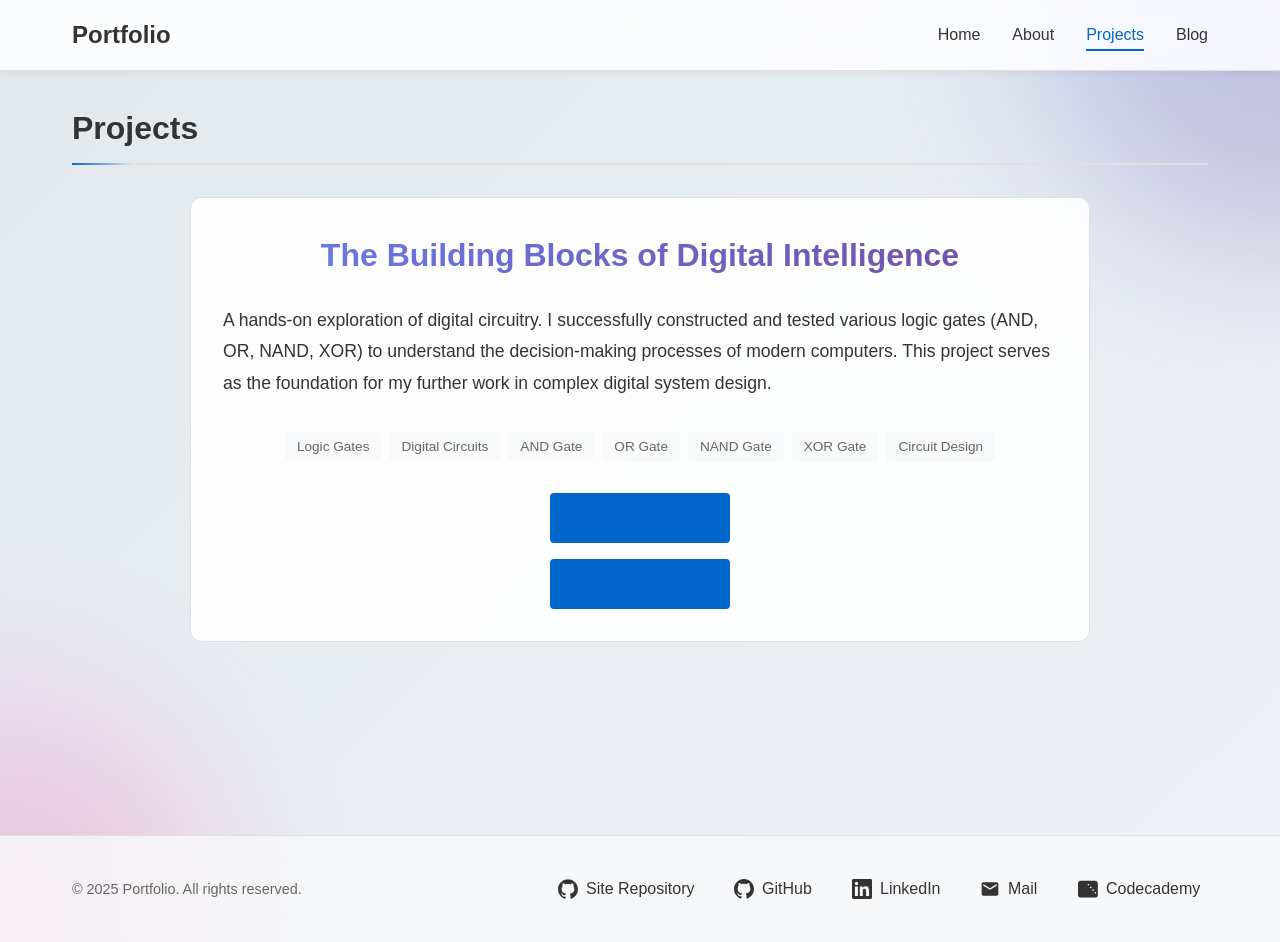
<file: pages/projects.html>
<!DOCTYPE html>
<html lang="en">
<head>
    <meta charset="UTF-8">
    <meta name="viewport" content="width=device-width, initial-scale=1.0">
    <title>Projects - Portfolio</title>
    <link rel="stylesheet" href="../styles/styles.css">
</head>
<body>
    <nav>
        <div class="nav-container">
            <a href="../index.html" class="logo">Portfolio</a>
            <ul>
                <li><a href="../index.html">Home</a></li>
                <li><a href="about.html">About</a></li>
                <li><a href="projects.html" class="active">Projects</a></li>
                <li><a href="blog.html">Blog</a></li>
            </ul>
        </div>
    </nav>

    <main>
        <div class="container">
            <h1 class="section-title">Projects</h1>
            
            <div class="projects-grid" style="max-width: 900px; margin: 0 auto;">
                <div class="project-card" style="text-align: center;">
                    <h3 style="font-size: 2rem; margin-bottom: 1.5rem; background: linear-gradient(135deg, #667eea 0%, #764ba2 100%); -webkit-background-clip: text; -webkit-text-fill-color: transparent; background-clip: text;">The Building Blocks of Digital Intelligence</h3>
                    <p style="font-size: 1.1rem; line-height: 1.8; margin-bottom: 2rem; text-align: left;">
                        A hands-on exploration of digital circuitry. I successfully constructed and tested various logic gates (AND, OR, NAND, XOR) to understand the decision-making processes of modern computers. This project serves as the foundation for my further work in complex digital system design.
                    </p>
                    <div class="tech-stack" style="justify-content: center; margin-bottom: 2rem;">
                        <span class="tech-tag">Logic Gates</span>
                        <span class="tech-tag">Digital Circuits</span>
                        <span class="tech-tag">AND Gate</span>
                        <span class="tech-tag">OR Gate</span>
                        <span class="tech-tag">NAND Gate</span>
                        <span class="tech-tag">XOR Gate</span>
                        <span class="tech-tag">Circuit Design</span>
                    </div>
                    <div class="project-links" style="flex-direction: column; gap: 1rem; align-items: center;">
                        <a href="https://www.youtube.com/watch?v=6F7TXtILz_M" target="_blank" rel="noopener noreferrer" class="btn" style="display: inline-flex; align-items: center; gap: 0.5rem;">
                            <svg width="20" height="20" viewBox="0 0 24 24" fill="currentColor" xmlns="http://www.w3.org/2000/svg">
                                <path d="M23.498 6.186a3.016 3.016 0 0 0-2.122-2.136C19.505 3.545 12 3.545 12 3.545s-7.505 0-9.377.505A3.017 3.017 0 0 0 .502 6.186C0 8.07 0 12 0 12s0 3.93.502 5.814a3.016 3.016 0 0 0 2.122 2.136c1.871.505 9.376.505 9.376.505s7.505 0 9.377-.505a3.015 3.015 0 0 0 2.122-2.136C24 15.93 24 12 24 12s0-3.93-.502-5.814zM9.545 15.568V8.432L15.818 12l-6.273 3.568z"/>
                            </svg>
                            Watch Video 1
                        </a>
                        <a href="https://www.youtube.com/watch?v=SdyG92k8mvU" target="_blank" rel="noopener noreferrer" class="btn" style="display: inline-flex; align-items: center; gap: 0.5rem;">
                            <svg width="20" height="20" viewBox="0 0 24 24" fill="currentColor" xmlns="http://www.w3.org/2000/svg">
                                <path d="M23.498 6.186a3.016 3.016 0 0 0-2.122-2.136C19.505 3.545 12 3.545 12 3.545s-7.505 0-9.377.505A3.017 3.017 0 0 0 .502 6.186C0 8.07 0 12 0 12s0 3.93.502 5.814a3.016 3.016 0 0 0 2.122 2.136c1.871.505 9.376.505 9.376.505s7.505 0 9.377-.505a3.015 3.015 0 0 0 2.122-2.136C24 15.93 24 12 24 12s0-3.93-.502-5.814zM9.545 15.568V8.432L15.818 12l-6.273 3.568z"/>
                            </svg>
                            Watch Video 2
                        </a>
                    </div>
                </div>
            </div>
        </div>
    </main>

    <footer>
        <div class="footer-container">
            <div class="copyright">
                © 2025 Portfolio. All rights reserved.
            </div>
            <div class="social-links">
		<a href="https://github.com/TofigHaydarov/TofigHaydarov" target="_blank" rel="noopener noreferrer" aria-label="Site Repository">
    <svg viewBox="0 0 24 24" xmlns="http://www.w3.org/2000/svg">
        <path d="M12 .297c-6.63 0-12 5.373-12 12 0 5.303 3.438 9.8 8.205 11.385.6.113.82-.258.82-.577 0-.285-.01-1.04-.015-2.04-3.338.724-4.042-1.61-4.042-1.61C4.422 18.07 3.633 17.7 3.633 17.7c-1.087-.744.084-.729.084-.729 1.205.084 1.838 1.236 1.838 1.236 1.07 1.835 2.809 1.305 3.495.998.108-.776.417-1.305.76-1.605-2.665-.3-5.466-1.332-5.466-5.93 0-1.31.465-2.38 1.235-3.22-.135-.303-.54-1.523.105-3.176 0 0 1.005-.322 3.3 1.23.96-.267 1.98-.399 3-.405 1.02.006 2.04.138 3 .405 2.28-1.552 3.285-1.23 3.285-1.23.645 1.653.24 2.873.12 3.176.765.84 1.23 1.91 1.23 3.22 0 4.61-2.805 5.625-5.475 5.92.42.372.82 1.102.82 2.222v3.293c0 .319.192.694.801.576 4.765-1.589 8.199-6.086 8.199-11.386 0-6.627-5.373-12-12-12z"/>
    </svg>
    <span>Site Repository</span>
</a>
                <a href="https://github.com/TofigHaydarov" target="_blank" rel="noopener noreferrer" aria-label="GitHub">
                    <svg viewBox="0 0 24 24" xmlns="http://www.w3.org/2000/svg">
                        <path d="M12 0c-6.626 0-12 5.373-12 12 0 5.302 3.438 9.8 8.207 11.387.599.111.793-.261.793-.577v-2.234c-3.338.726-4.033-1.416-4.033-1.416-.546-1.387-1.333-1.756-1.333-1.756-1.089-.745.083-.729.083-.729 1.205.084 1.839 1.237 1.839 1.237 1.07 1.834 2.807 1.304 3.492.997.107-.775.418-1.305.762-1.604-2.665-.305-5.467-1.334-5.467-5.931 0-1.311.469-2.381 1.236-3.221-.124-.303-.535-1.524.117-3.176 0 0 1.008-.322 3.301 1.23.957-.266 1.983-.399 3.003-.404 1.02.005 2.047.138 3.006.404 2.291-1.552 3.297-1.23 3.297-1.23.653 1.653.242 2.874.118 3.176.77.84 1.235 1.911 1.235 3.221 0 4.609-2.807 5.624-5.479 5.921.43.372.823 1.102.823 2.222v3.293c0 .319.192.694.801.576 4.765-1.589 8.199-6.086 8.199-11.386 0-6.627-5.373-12-12-12z"/>
                    </svg>
                    <span>GitHub</span>
                </a>
                <a href="https://www.linkedin.com/in/tofiq-heyd%C9%99rov-2b5117321/" target="_blank" rel="noopener noreferrer" aria-label="LinkedIn">
                    <svg viewBox="0 0 24 24" xmlns="http://www.w3.org/2000/svg">
                        <path d="M20.447 20.452h-3.554v-5.569c0-1.328-.027-3.037-1.852-3.037-1.853 0-2.136 1.445-2.136 2.939v5.667H9.351V9h3.414v1.561h.046c.477-.9 1.637-1.85 3.37-1.85 3.601 0 4.267 2.37 4.267 5.455v6.286zM5.337 7.433c-1.144 0-2.063-.926-2.063-2.065 0-1.138.92-2.063 2.063-2.063 1.14 0 2.064.925 2.064 2.063 0 1.139-.925 2.065-2.064 2.065zm1.782 13.019H3.555V9h3.564v11.452zM22.225 0H1.771C.792 0 0 .774 0 1.729v20.542C0 23.227.792 24 1.771 24h20.451C23.2 24 24 23.227 24 22.271V1.729C24 .774 23.2 0 22.222 0h.003z"/>
                    </svg>
                    <span>LinkedIn</span>
                </a>
                <a href="mailto:thaydarov27027@ada.edu.az" aria-label="Mail">
                    <svg viewBox="0 0 24 24" xmlns="http://www.w3.org/2000/svg">
                        <path d="M20 4H4c-1.1 0-1.99.9-1.99 2L2 18c0 1.1.9 2 2 2h16c1.1 0 2-.9 2-2V6c0-1.1-.9-2-2-2zm0 4l-8 5-8-5V6l8 5 8-5v2z"/>
                    </svg>
                    <span>Mail</span>
                </a>
                <a href="https://www.codecademy.com/profiles/THaydarov2008" target="_blank" rel="noopener noreferrer" aria-label="Codecademy">
                    <svg viewBox="0 0 24 24" xmlns="http://www.w3.org/2000/svg">
                        <path d="M23.827 19.076c0 1.79-1.434 3.24-3.21 3.24H3.383C1.533 22.316 0 20.866 0 19.076v-4.268h11.314c.548 0 .988.44.988.988s-.44.988-.988.988H0v-5.58h11.314c.548 0 .988.44.988.988s-.44.988-.988.988H0V5.23c0-1.79 1.533-3.24 3.383-3.24h17.234c1.776 0 3.21 1.45 3.21 3.24v13.846zm-2.998-1.488c.548 0 .988-.44.988-.988s-.44-.988-.988-.988-.988.44-.988.988.44.988.988.988zm-2.776-3.24c.548 0 .988-.44.988-.988s-.44-.988-.988-.988-.988.44-.988.988.44.988.988.988zm-2.775-3.24c.548 0 .988-.44.988-.988s-.44-.988-.988-.988-.988.44-.988.988.44.988.988.988zm-2.776-3.24c.548 0 .988-.44.988-.988s-.44-.988-.988-.988-.988.44-.988.988.44.988.988.988z"/>
                    </svg>
                    <span>Codecademy</span>
                </a>
            </div>
        </div>
    </footer>
</body>
</html>
</file>
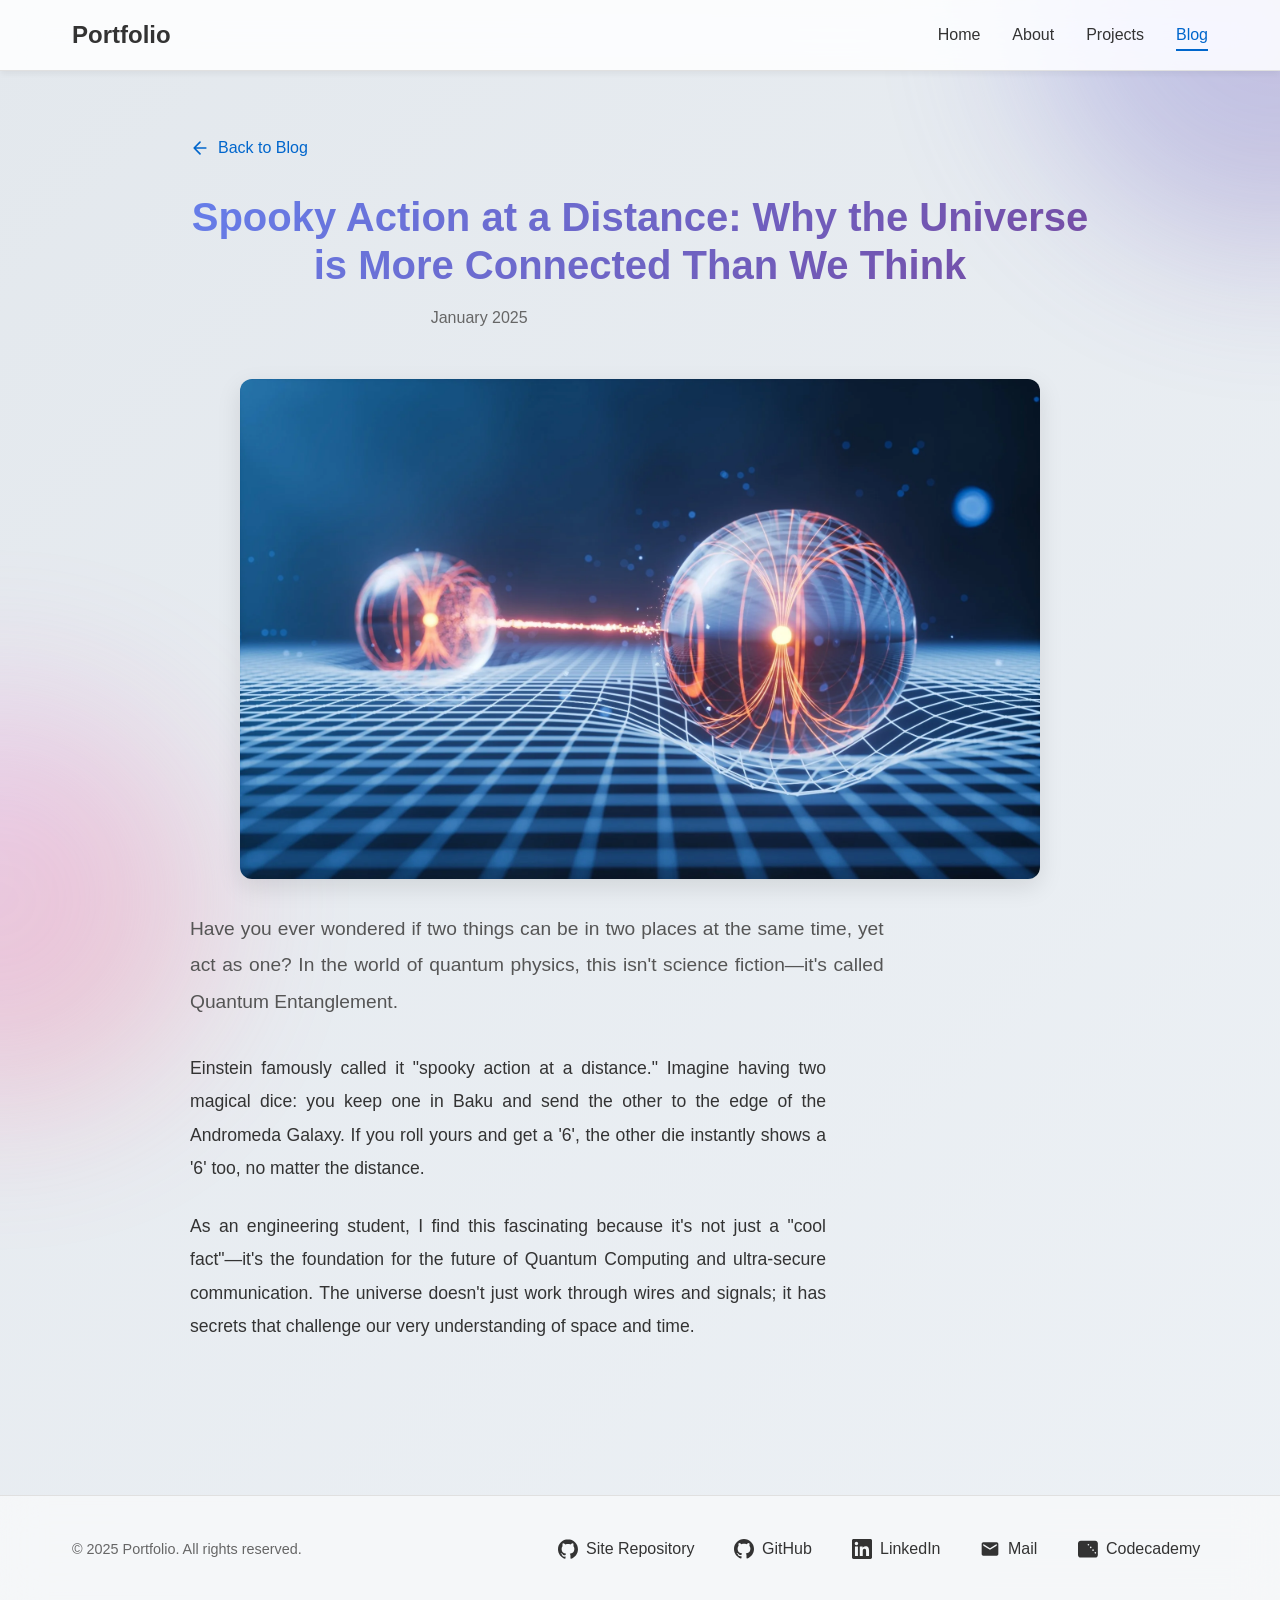
<file: pages/quantum-entanglement.html>
<!DOCTYPE html>
<html lang="en">
<head>
    <meta charset="UTF-8">
    <meta name="viewport" content="width=device-width, initial-scale=1.0">
    <title>Spooky Action at a Distance: Why the Universe is More Connected Than We Think - Blog</title>
    <link rel="stylesheet" href="../styles/styles.css">
    <style>
        .blog-post {
            max-width: 900px;
            margin: 0 auto;
            padding: 2rem 0;
        }

        .blog-post-header {
            text-align: center;
            margin-bottom: 3rem;
        }

        .blog-post-title {
            font-size: 2.5rem;
            font-weight: 700;
            margin-bottom: 1rem;
            line-height: 1.2;
            background: linear-gradient(135deg, #667eea 0%, #764ba2 100%);
            -webkit-background-clip: text;
            -webkit-text-fill-color: transparent;
            background-clip: text;
        }

        .blog-post-meta {
            color: #666;
            font-size: 1rem;
            margin-bottom: 2rem;
        }

        .blog-post-image {
            width: 100%;
            max-width: 800px;
            height: auto;
            border-radius: 12px;
            margin: 2rem auto;
            display: block;
            box-shadow: 0 8px 24px rgba(0, 0, 0, 0.1);
            animation: fadeInUp 0.8s ease-out;
        }

        .blog-post-content {
            font-size: 1.1rem;
            line-height: 1.9;
            color: #333;
        }

        .blog-post-content p {
            margin-bottom: 1.5rem;
            text-align: justify;
        }

        .blog-post-content p:first-of-type {
            font-size: 1.2rem;
            font-weight: 500;
            color: #555;
            margin-bottom: 2rem;
        }

        .back-link {
            display: inline-flex;
            align-items: center;
            gap: 0.5rem;
            color: var(--accent-color);
            text-decoration: none;
            font-weight: 500;
            margin-bottom: 2rem;
            transition: all 0.3s ease;
        }

        .back-link:hover {
            transform: translateX(-5px);
            color: #0052a3;
        }

        .back-link svg {
            width: 20px;
            height: 20px;
        }

        @media (max-width: 768px) {
            .blog-post-title {
                font-size: 2rem;
            }

            .blog-post-content {
                font-size: 1rem;
            }
        }
    </style>
</head>
<body>
    <nav>
        <div class="nav-container">
            <a href="../index.html" class="logo">Portfolio</a>
            <ul>
                <li><a href="../index.html">Home</a></li>
                <li><a href="about.html">About</a></li>
                <li><a href="projects.html">Projects</a></li>
                <li><a href="blog.html" class="active">Blog</a></li>
            </ul>
        </div>
    </nav>

    <main>
        <div class="container">
            <div class="blog-post">
                <a href="blog.html" class="back-link">
                    <svg viewBox="0 0 24 24" fill="none" stroke="currentColor" stroke-width="2" stroke-linecap="round" stroke-linejoin="round">
                        <path d="M19 12H5M12 19l-7-7 7-7"/>
                    </svg>
                    Back to Blog
                </a>

                <div class="blog-post-header">
                    <h1 class="blog-post-title">Spooky Action at a Distance: Why the Universe is More Connected Than We Think</h1>
                    <p class="blog-post-meta">January 2025</p>
                </div>

                <img src="../images/Blog1-quantum.webp" alt="Quantum Entanglement Visualization" class="blog-post-image">

                <div class="blog-post-content">
                    <p>
                        Have you ever wondered if two things can be in two places at the same time, yet act as one? In the world of quantum physics, this isn't science fiction—it's called Quantum Entanglement.
                    </p>

                    <p>
                        Einstein famously called it "spooky action at a distance." Imagine having two magical dice: you keep one in Baku and send the other to the edge of the Andromeda Galaxy. If you roll yours and get a '6', the other die instantly shows a '6' too, no matter the distance.
                    </p>

                    <p>
                        As an engineering student, I find this fascinating because it's not just a "cool fact"—it's the foundation for the future of Quantum Computing and ultra-secure communication. The universe doesn't just work through wires and signals; it has secrets that challenge our very understanding of space and time.
                    </p>
                </div>
            </div>
        </div>
    </main>

    <footer>
        <div class="footer-container">
            <div class="copyright">
                © 2025 Portfolio. All rights reserved.
            </div>
            <div class="social-links">
		<a href="https://github.com/TofigHaydarov/TofigHaydarov" target="_blank" rel="noopener noreferrer" aria-label="Site Repository">
    <svg viewBox="0 0 24 24" xmlns="http://www.w3.org/2000/svg">
        <path d="M12 .297c-6.63 0-12 5.373-12 12 0 5.303 3.438 9.8 8.205 11.385.6.113.82-.258.82-.577 0-.285-.01-1.04-.015-2.04-3.338.724-4.042-1.61-4.042-1.61C4.422 18.07 3.633 17.7 3.633 17.7c-1.087-.744.084-.729.084-.729 1.205.084 1.838 1.236 1.838 1.236 1.07 1.835 2.809 1.305 3.495.998.108-.776.417-1.305.76-1.605-2.665-.3-5.466-1.332-5.466-5.93 0-1.31.465-2.38 1.235-3.22-.135-.303-.54-1.523.105-3.176 0 0 1.005-.322 3.3 1.23.96-.267 1.98-.399 3-.405 1.02.006 2.04.138 3 .405 2.28-1.552 3.285-1.23 3.285-1.23.645 1.653.24 2.873.12 3.176.765.84 1.23 1.91 1.23 3.22 0 4.61-2.805 5.625-5.475 5.92.42.372.82 1.102.82 2.222v3.293c0 .319.192.694.801.576 4.765-1.589 8.199-6.086 8.199-11.386 0-6.627-5.373-12-12-12z"/>
    </svg>
    <span>Site Repository</span>
</a>
                <a href="https://github.com/TofigHaydarov" target="_blank" rel="noopener noreferrer" aria-label="GitHub">
                    <svg viewBox="0 0 24 24" xmlns="http://www.w3.org/2000/svg">
                        <path d="M12 0c-6.626 0-12 5.373-12 12 0 5.302 3.438 9.8 8.207 11.387.599.111.793-.261.793-.577v-2.234c-3.338.726-4.033-1.416-4.033-1.416-.546-1.387-1.333-1.756-1.333-1.756-1.089-.745.083-.729.083-.729 1.205.084 1.839 1.237 1.839 1.237 1.07 1.834 2.807 1.304 3.492.997.107-.775.418-1.305.762-1.604-2.665-.305-5.467-1.334-5.467-5.931 0-1.311.469-2.381 1.236-3.221-.124-.303-.535-1.524.117-3.176 0 0 1.008-.322 3.301 1.23.957-.266 1.983-.399 3.003-.404 1.02.005 2.047.138 3.006.404 2.291-1.552 3.297-1.23 3.297-1.23.653 1.653.242 2.874.118 3.176.77.84 1.235 1.911 1.235 3.221 0 4.609-2.807 5.624-5.479 5.921.43.372.823 1.102.823 2.222v3.293c0 .319.192.694.801.576 4.765-1.589 8.199-6.086 8.199-11.386 0-6.627-5.373-12-12-12z"/>
                    </svg>
                    <span>GitHub</span>
                </a>
                <a href="https://www.linkedin.com/in/tofiq-heyd%C9%99rov-2b5117321/" target="_blank" rel="noopener noreferrer" aria-label="LinkedIn">
                    <svg viewBox="0 0 24 24" xmlns="http://www.w3.org/2000/svg">
                        <path d="M20.447 20.452h-3.554v-5.569c0-1.328-.027-3.037-1.852-3.037-1.853 0-2.136 1.445-2.136 2.939v5.667H9.351V9h3.414v1.561h.046c.477-.9 1.637-1.85 3.37-1.85 3.601 0 4.267 2.37 4.267 5.455v6.286zM5.337 7.433c-1.144 0-2.063-.926-2.063-2.065 0-1.138.92-2.063 2.063-2.063 1.14 0 2.064.925 2.064 2.063 0 1.139-.925 2.065-2.064 2.065zm1.782 13.019H3.555V9h3.564v11.452zM22.225 0H1.771C.792 0 0 .774 0 1.729v20.542C0 23.227.792 24 1.771 24h20.451C23.2 24 24 23.227 24 22.271V1.729C24 .774 23.2 0 22.222 0h.003z"/>
                    </svg>
                    <span>LinkedIn</span>
                </a>
                <a href="mailto:thaydarov27027@ada.edu.az" aria-label="Mail">
                    <svg viewBox="0 0 24 24" xmlns="http://www.w3.org/2000/svg">
                        <path d="M20 4H4c-1.1 0-1.99.9-1.99 2L2 18c0 1.1.9 2 2 2h16c1.1 0 2-.9 2-2V6c0-1.1-.9-2-2-2zm0 4l-8 5-8-5V6l8 5 8-5v2z"/>
                    </svg>
                    <span>Mail</span>
                </a>
                <a href="https://www.codecademy.com/profiles/THaydarov2008" target="_blank" rel="noopener noreferrer" aria-label="Codecademy">
                    <svg viewBox="0 0 24 24" xmlns="http://www.w3.org/2000/svg">
                        <path d="M23.827 19.076c0 1.79-1.434 3.24-3.21 3.24H3.383C1.533 22.316 0 20.866 0 19.076v-4.268h11.314c.548 0 .988.44.988.988s-.44.988-.988.988H0v-5.58h11.314c.548 0 .988.44.988.988s-.44.988-.988.988H0V5.23c0-1.79 1.533-3.24 3.383-3.24h17.234c1.776 0 3.21 1.45 3.21 3.24v13.846zm-2.998-1.488c.548 0 .988-.44.988-.988s-.44-.988-.988-.988-.988.44-.988.988.44.988.988.988zm-2.776-3.24c.548 0 .988-.44.988-.988s-.44-.988-.988-.988-.988.44-.988.988.44.988.988.988zm-2.775-3.24c.548 0 .988-.44.988-.988s-.44-.988-.988-.988-.988.44-.988.988.44.988.988.988zm-2.776-3.24c.548 0 .988-.44.988-.988s-.44-.988-.988-.988-.988.44-.988.988.44.988.988.988z"/>
                    </svg>
                    <span>Codecademy</span>
                </a>
            </div>
        </div>
    </footer>
</body>
</html>
</file>
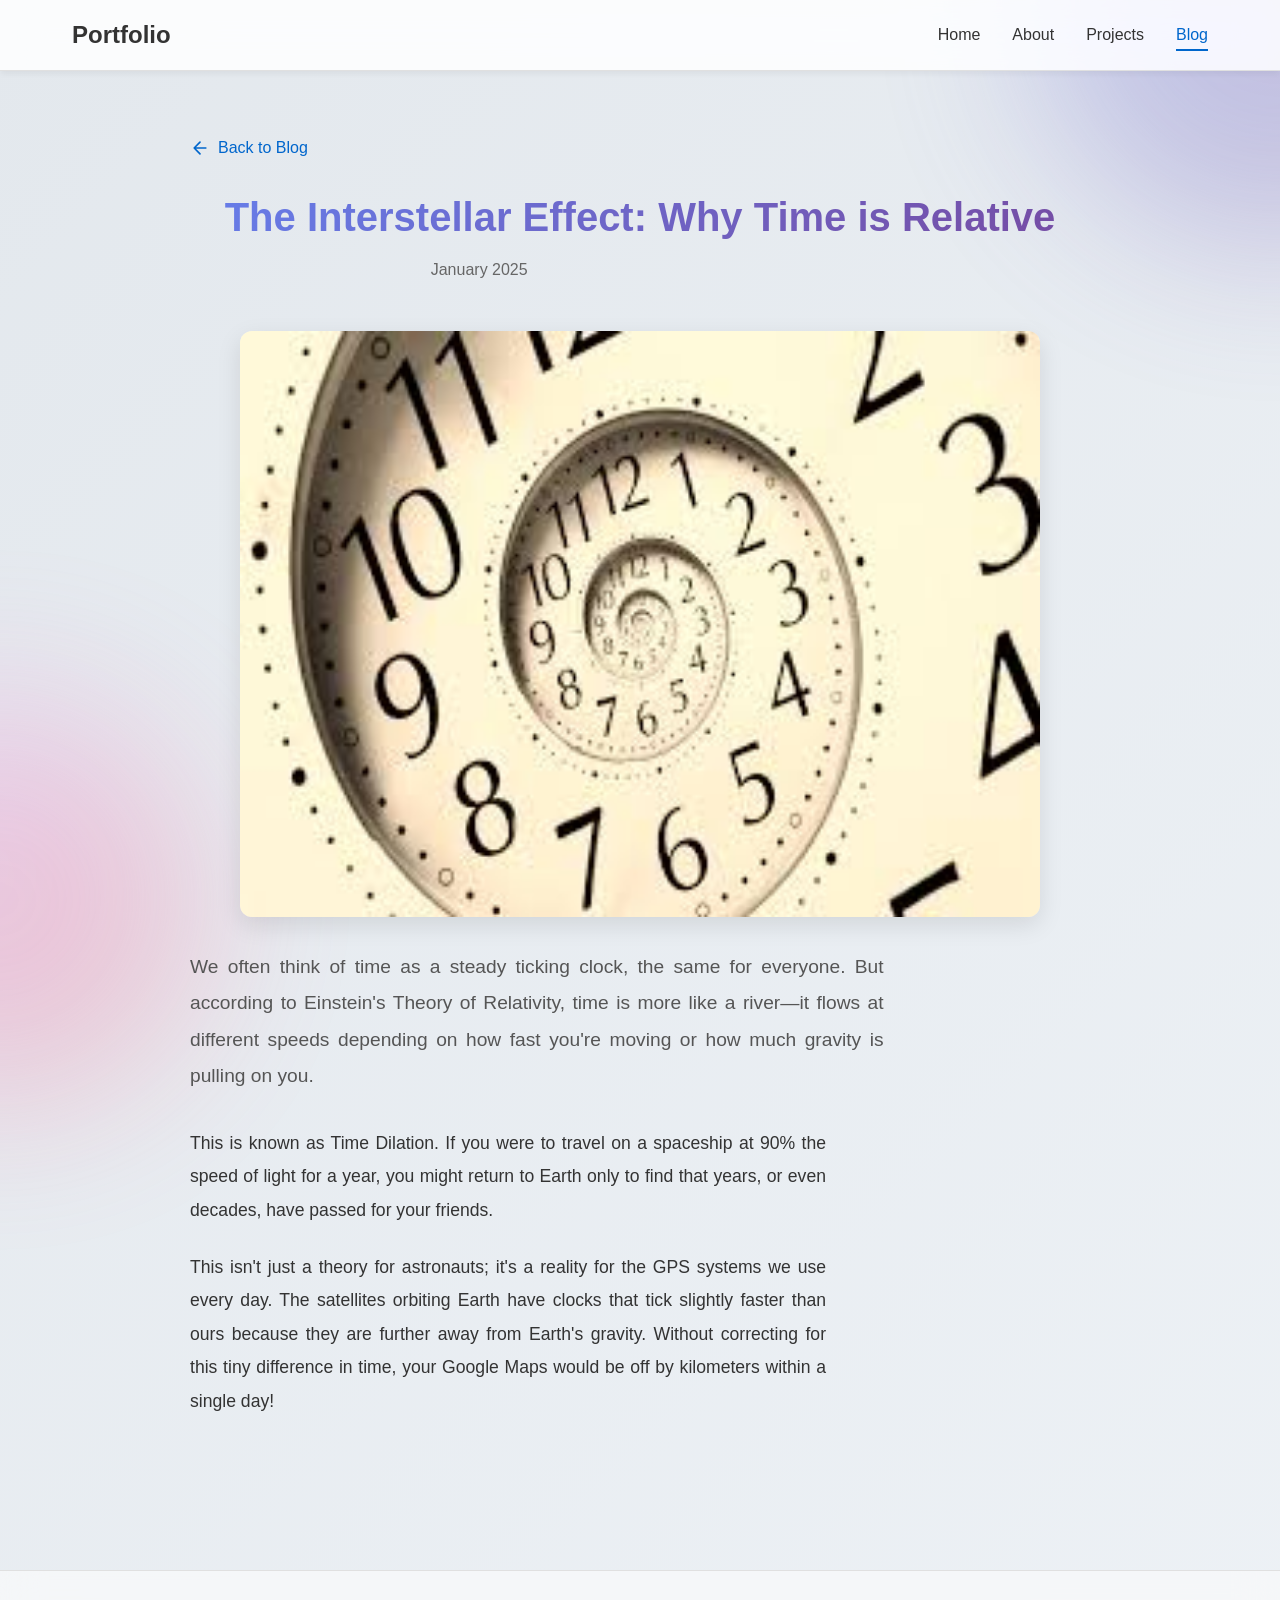
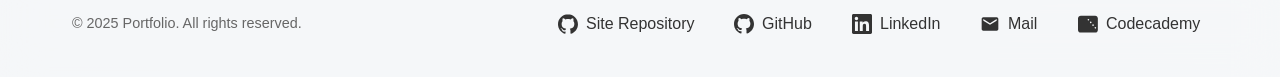
<file: pages/time-dilation.html>
<!DOCTYPE html>
<html lang="en">
<head>
    <meta charset="UTF-8">
    <meta name="viewport" content="width=device-width, initial-scale=1.0">
    <title>The Interstellar Effect: Why Time is Relative - Blog</title>
    <link rel="stylesheet" href="../styles/styles.css">
    <style>
        .blog-post {
            max-width: 900px;
            margin: 0 auto;
            padding: 2rem 0;
        }

        .blog-post-header {
            text-align: center;
            margin-bottom: 3rem;
        }

        .blog-post-title {
            font-size: 2.5rem;
            font-weight: 700;
            margin-bottom: 1rem;
            line-height: 1.2;
            background: linear-gradient(135deg, #667eea 0%, #764ba2 100%);
            -webkit-background-clip: text;
            -webkit-text-fill-color: transparent;
            background-clip: text;
        }

        .blog-post-meta {
            color: #666;
            font-size: 1rem;
            margin-bottom: 2rem;
        }

        .blog-post-image {
            width: 100%;
            max-width: 800px;
            height: auto;
            border-radius: 12px;
            margin: 2rem auto;
            display: block;
            box-shadow: 0 8px 24px rgba(0, 0, 0, 0.1);
            animation: fadeInUp 0.8s ease-out;
        }

        .blog-post-content {
            font-size: 1.1rem;
            line-height: 1.9;
            color: #333;
        }

        .blog-post-content p {
            margin-bottom: 1.5rem;
            text-align: justify;
        }

        .blog-post-content p:first-of-type {
            font-size: 1.2rem;
            font-weight: 500;
            color: #555;
            margin-bottom: 2rem;
        }

        .back-link {
            display: inline-flex;
            align-items: center;
            gap: 0.5rem;
            color: var(--accent-color);
            text-decoration: none;
            font-weight: 500;
            margin-bottom: 2rem;
            transition: all 0.3s ease;
        }

        .back-link:hover {
            transform: translateX(-5px);
            color: #0052a3;
        }

        .back-link svg {
            width: 20px;
            height: 20px;
        }

        @media (max-width: 768px) {
            .blog-post-title {
                font-size: 2rem;
            }

            .blog-post-content {
                font-size: 1rem;
            }
        }
    </style>
</head>
<body>
    <nav>
        <div class="nav-container">
            <a href="../index.html" class="logo">Portfolio</a>
            <ul>
                <li><a href="../index.html">Home</a></li>
                <li><a href="about.html">About</a></li>
                <li><a href="projects.html">Projects</a></li>
                <li><a href="blog.html" class="active">Blog</a></li>
            </ul>
        </div>
    </nav>

    <main>
        <div class="container">
            <div class="blog-post">
                <a href="blog.html" class="back-link">
                    <svg viewBox="0 0 24 24" fill="none" stroke="currentColor" stroke-width="2" stroke-linecap="round" stroke-linejoin="round">
                        <path d="M19 12H5M12 19l-7-7 7-7"/>
                    </svg>
                    Back to Blog
                </a>

                <div class="blog-post-header">
                    <h1 class="blog-post-title">The Interstellar Effect: Why Time is Relative</h1>
                    <p class="blog-post-meta">January 2025</p>
                </div>

                <img src="../images/blog2-relevanttime.jpg" alt="Time Dilation Visualization" class="blog-post-image">

                <div class="blog-post-content">
                    <p>
                        We often think of time as a steady ticking clock, the same for everyone. But according to Einstein's Theory of Relativity, time is more like a river—it flows at different speeds depending on how fast you're moving or how much gravity is pulling on you.
                    </p>

                    <p>
                        This is known as Time Dilation. If you were to travel on a spaceship at 90% the speed of light for a year, you might return to Earth only to find that years, or even decades, have passed for your friends.
                    </p>

                    <p>
                        This isn't just a theory for astronauts; it's a reality for the GPS systems we use every day. The satellites orbiting Earth have clocks that tick slightly faster than ours because they are further away from Earth's gravity. Without correcting for this tiny difference in time, your Google Maps would be off by kilometers within a single day!
                    </p>
                </div>
            </div>
        </div>
    </main>

    <footer>
        <div class="footer-container">
            <div class="copyright">
                © 2025 Portfolio. All rights reserved.
            </div>
            <div class="social-links">
		<a href="https://github.com/TofigHaydarov/TofigHaydarov" target="_blank" rel="noopener noreferrer" aria-label="Site Repository">
    <svg viewBox="0 0 24 24" xmlns="http://www.w3.org/2000/svg">
        <path d="M12 .297c-6.63 0-12 5.373-12 12 0 5.303 3.438 9.8 8.205 11.385.6.113.82-.258.82-.577 0-.285-.01-1.04-.015-2.04-3.338.724-4.042-1.61-4.042-1.61C4.422 18.07 3.633 17.7 3.633 17.7c-1.087-.744.084-.729.084-.729 1.205.084 1.838 1.236 1.838 1.236 1.07 1.835 2.809 1.305 3.495.998.108-.776.417-1.305.76-1.605-2.665-.3-5.466-1.332-5.466-5.93 0-1.31.465-2.38 1.235-3.22-.135-.303-.54-1.523.105-3.176 0 0 1.005-.322 3.3 1.23.96-.267 1.98-.399 3-.405 1.02.006 2.04.138 3 .405 2.28-1.552 3.285-1.23 3.285-1.23.645 1.653.24 2.873.12 3.176.765.84 1.23 1.91 1.23 3.22 0 4.61-2.805 5.625-5.475 5.92.42.372.82 1.102.82 2.222v3.293c0 .319.192.694.801.576 4.765-1.589 8.199-6.086 8.199-11.386 0-6.627-5.373-12-12-12z"/>
    </svg>
    <span>Site Repository</span>
</a>
                <a href="https://github.com/TofigHaydarov" target="_blank" rel="noopener noreferrer" aria-label="GitHub">
                    <svg viewBox="0 0 24 24" xmlns="http://www.w3.org/2000/svg">
                        <path d="M12 0c-6.626 0-12 5.373-12 12 0 5.302 3.438 9.8 8.207 11.387.599.111.793-.261.793-.577v-2.234c-3.338.726-4.033-1.416-4.033-1.416-.546-1.387-1.333-1.756-1.333-1.756-1.089-.745.083-.729.083-.729 1.205.084 1.839 1.237 1.839 1.237 1.07 1.834 2.807 1.304 3.492.997.107-.775.418-1.305.762-1.604-2.665-.305-5.467-1.334-5.467-5.931 0-1.311.469-2.381 1.236-3.221-.124-.303-.535-1.524.117-3.176 0 0 1.008-.322 3.301 1.23.957-.266 1.983-.399 3.003-.404 1.02.005 2.047.138 3.006.404 2.291-1.552 3.297-1.23 3.297-1.23.653 1.653.242 2.874.118 3.176.77.84 1.235 1.911 1.235 3.221 0 4.609-2.807 5.624-5.479 5.921.43.372.823 1.102.823 2.222v3.293c0 .319.192.694.801.576 4.765-1.589 8.199-6.086 8.199-11.386 0-6.627-5.373-12-12-12z"/>
                    </svg>
                    <span>GitHub</span>
                </a>
                <a href="https://www.linkedin.com/in/tofiq-heyd%C9%99rov-2b5117321/" target="_blank" rel="noopener noreferrer" aria-label="LinkedIn">
                    <svg viewBox="0 0 24 24" xmlns="http://www.w3.org/2000/svg">
                        <path d="M20.447 20.452h-3.554v-5.569c0-1.328-.027-3.037-1.852-3.037-1.853 0-2.136 1.445-2.136 2.939v5.667H9.351V9h3.414v1.561h.046c.477-.9 1.637-1.85 3.37-1.85 3.601 0 4.267 2.37 4.267 5.455v6.286zM5.337 7.433c-1.144 0-2.063-.926-2.063-2.065 0-1.138.92-2.063 2.063-2.063 1.14 0 2.064.925 2.064 2.063 0 1.139-.925 2.065-2.064 2.065zm1.782 13.019H3.555V9h3.564v11.452zM22.225 0H1.771C.792 0 0 .774 0 1.729v20.542C0 23.227.792 24 1.771 24h20.451C23.2 24 24 23.227 24 22.271V1.729C24 .774 23.2 0 22.222 0h.003z"/>
                    </svg>
                    <span>LinkedIn</span>
                </a>
                <a href="mailto:thaydarov27027@ada.edu.az" aria-label="Mail">
                    <svg viewBox="0 0 24 24" xmlns="http://www.w3.org/2000/svg">
                        <path d="M20 4H4c-1.1 0-1.99.9-1.99 2L2 18c0 1.1.9 2 2 2h16c1.1 0 2-.9 2-2V6c0-1.1-.9-2-2-2zm0 4l-8 5-8-5V6l8 5 8-5v2z"/>
                    </svg>
                    <span>Mail</span>
                </a>
                <a href="https://www.codecademy.com/profiles/THaydarov2008" target="_blank" rel="noopener noreferrer" aria-label="Codecademy">
                    <svg viewBox="0 0 24 24" xmlns="http://www.w3.org/2000/svg">
                        <path d="M23.827 19.076c0 1.79-1.434 3.24-3.21 3.24H3.383C1.533 22.316 0 20.866 0 19.076v-4.268h11.314c.548 0 .988.44.988.988s-.44.988-.988.988H0v-5.58h11.314c.548 0 .988.44.988.988s-.44.988-.988.988H0V5.23c0-1.79 1.533-3.24 3.383-3.24h17.234c1.776 0 3.21 1.45 3.21 3.24v13.846zm-2.998-1.488c.548 0 .988-.44.988-.988s-.44-.988-.988-.988-.988.44-.988.988.44.988.988.988zm-2.776-3.24c.548 0 .988-.44.988-.988s-.44-.988-.988-.988-.988.44-.988.988.44.988.988.988zm-2.775-3.24c.548 0 .988-.44.988-.988s-.44-.988-.988-.988-.988.44-.988.988.44.988.988.988zm-2.776-3.24c.548 0 .988-.44.988-.988s-.44-.988-.988-.988-.988.44-.988.988.44.988.988.988z"/>
                    </svg>
                    <span>Codecademy</span>
                </a>
            </div>
        </div>
    </footer>
</body>
</html>
</file>
<file: styles/styles.css>
/* Modern CSS inspired by ineza.codes */
* {
    margin: 0;
    padding: 0;
    box-sizing: border-box;
}

:root {
    --primary-color: #333;
    --text-color: #333;
    --bg-color: #fff;
    --accent-color: #0066cc;
    --light-bg: #f8f9fa;
    --border-color: #e0e0e0;
    --max-width: 1200px;
}

/* Animated Gradient Background */
@keyframes gradientShift {
    0% {
        background-position: 0% 50%;
    }
    50% {
        background-position: 100% 50%;
    }
    100% {
        background-position: 0% 50%;
    }
}

@keyframes float {
    0%, 100% {
        transform: translateY(0px);
    }
    50% {
        transform: translateY(-20px);
    }
}

@keyframes fadeInUp {
    from {
        opacity: 0;
        transform: translateY(30px);
    }
    to {
        opacity: 1;
        transform: translateY(0);
    }
}

@keyframes fadeIn {
    from {
        opacity: 0;
    }
    to {
        opacity: 1;
    }
}

@keyframes slideInLeft {
    from {
        opacity: 0;
        transform: translateX(-50px);
    }
    to {
        opacity: 1;
        transform: translateX(0);
    }
}

@keyframes slideInRight {
    from {
        opacity: 0;
        transform: translateX(50px);
    }
    to {
        opacity: 1;
        transform: translateX(0);
    }
}

@keyframes scaleIn {
    from {
        opacity: 0;
        transform: scale(0.9);
    }
    to {
        opacity: 1;
        transform: scale(1);
    }
}

@keyframes pulse {
    0%, 100% {
        transform: scale(1);
    }
    50% {
        transform: scale(1.05);
    }
}

@keyframes shimmer {
    0% {
        background-position: -1000px 0;
    }
    100% {
        background-position: 1000px 0;
    }
}

body {
    font-family: -apple-system, BlinkMacSystemFont, 'Segoe UI', Roboto, 'Helvetica Neue', Arial, sans-serif;
    line-height: 1.6;
    color: var(--text-color);
    background: linear-gradient(-45deg, #f5f7fa, #e8ecf1, #f0f4f8, #e3e8ed);
    background-size: 400% 400%;
    animation: gradientShift 15s ease infinite;
    text-rendering: optimizeLegibility;
    -webkit-font-smoothing: antialiased;
    -moz-osx-font-smoothing: grayscale;
    position: relative;
    overflow-x: hidden;
    min-height: 100vh;
}

/* Animated Background Blobs */
body::before,
body::after {
    content: '';
    position: fixed;
    border-radius: 50%;
    filter: blur(80px);
    opacity: 0.3;
    z-index: -1;
    pointer-events: none;
}

body::before {
    width: 500px;
    height: 500px;
    background: linear-gradient(135deg, #667eea 0%, #764ba2 100%);
    top: -250px;
    right: -250px;
    animation: float 20s ease-in-out infinite;
}

body::after {
    width: 400px;
    height: 400px;
    background: linear-gradient(135deg, #f093fb 0%, #f5576c 100%);
    bottom: -200px;
    left: -200px;
    animation: float 25s ease-in-out infinite reverse;
}

/* Navigation */
nav {
    background-color: rgba(255, 255, 255, 0.8);
    border-bottom: 1px solid var(--border-color);
    padding: 1rem 0;
    position: sticky;
    top: 0;
    z-index: 100;
    backdrop-filter: blur(20px) saturate(180%);
    background-color: rgba(255, 255, 255, 0.85);
    box-shadow: 0 4px 6px -1px rgba(0, 0, 0, 0.05);
    animation: fadeInDown 0.6s ease-out;
}

@keyframes fadeInDown {
    from {
        opacity: 0;
        transform: translateY(-20px);
    }
    to {
        opacity: 1;
        transform: translateY(0);
    }
}

nav .nav-container {
    max-width: var(--max-width);
    margin: 0 auto;
    padding: 0 2rem;
    display: flex;
    justify-content: space-between;
    align-items: center;
}

nav .logo {
    font-size: 1.5rem;
    font-weight: 700;
    text-decoration: none;
    color: var(--text-color);
    transition: transform 0.2s ease;
}

nav .logo:hover {
    transform: scale(1.05);
    animation: pulse 2s ease-in-out infinite;
}

nav ul {
    list-style: none;
    display: flex;
    gap: 2rem;
    align-items: center;
}

nav ul li a {
    color: var(--text-color);
    text-decoration: none;
    font-weight: 500;
    transition: all 0.3s ease;
    position: relative;
    padding: 0.5rem 0;
}

nav ul li a::after {
    content: '';
    position: absolute;
    bottom: 0;
    left: 0;
    width: 0;
    height: 2px;
    background: var(--accent-color);
    transition: width 0.3s ease;
}

nav ul li a:hover::after,
nav ul li a.active::after {
    width: 100%;
}

nav ul li a:hover {
    color: var(--accent-color);
    transform: translateY(-2px);
}

nav ul li a.active {
    color: var(--accent-color);
}

/* Main Content */
main {
    min-height: calc(100vh - 200px);
    padding: 2rem 0;
    position: relative;
    z-index: 1;
    animation: fadeIn 0.8s ease-out;
}

.container {
    max-width: var(--max-width);
    margin: 0 auto;
    padding: 0 2rem;
}

/* Hero Section */
.hero {
    text-align: center;
    padding: 4rem 0;
    max-width: 800px;
    margin: 0 auto;
}

.hero h1 {
    font-size: 3rem;
    font-weight: 700;
    margin-bottom: 1rem;
    line-height: 1.2;
    animation: fadeInUp 0.8s ease-out 0.2s both;
    background: linear-gradient(135deg, #667eea 0%, #764ba2 100%);
    -webkit-background-clip: text;
    -webkit-text-fill-color: transparent;
    background-clip: text;
}

.hero .subtitle {
    font-size: 1.25rem;
    color: #666;
    margin-bottom: 2rem;
    animation: fadeInUp 0.8s ease-out 0.4s both;
}

.hero .description {
    font-size: 1.1rem;
    color: #555;
    max-width: 600px;
    margin: 0 auto 2rem;
    line-height: 1.8;
    animation: fadeInUp 0.8s ease-out 0.6s both;
}

/* Better text flow for narrative content */
p {
    max-width: 65ch;
    margin-bottom: 1.5rem;
}

.about-content p,
.article-card .excerpt,
.project-card p {
    max-width: 100%;
}

/* Section Headings */
.section-title {
    font-size: 2rem;
    font-weight: 700;
    margin-bottom: 2rem;
    padding-bottom: 0.5rem;
    border-bottom: 2px solid var(--border-color);
    animation: fadeInUp 0.6s ease-out;
    position: relative;
}

.section-title::after {
    content: '';
    position: absolute;
    bottom: -2px;
    left: 0;
    width: 60px;
    height: 2px;
    background: linear-gradient(90deg, var(--accent-color), transparent);
    animation: slideInLeft 0.6s ease-out 0.3s both;
}

/* Articles/Blog Posts */
.articles-grid {
    display: grid;
    grid-template-columns: repeat(auto-fill, minmax(300px, 1fr));
    gap: 2rem;
    margin-top: 2rem;
}

.article-card {
    background: rgba(255, 255, 255, 0.9);
    backdrop-filter: blur(10px);
    border: 1px solid var(--border-color);
    border-radius: 12px;
    padding: 1.5rem;
    transition: all 0.4s cubic-bezier(0.175, 0.885, 0.32, 1.275);
    animation: fadeInUp 0.6s ease-out both;
    opacity: 0;
    cursor: pointer;
    position: relative;
    overflow: hidden;
}

.article-card::before {
    content: '';
    position: absolute;
    top: 0;
    left: -100%;
    width: 100%;
    height: 100%;
    background: linear-gradient(90deg, transparent, rgba(255, 255, 255, 0.4), transparent);
    transition: left 0.5s;
}

.article-card:hover::before {
    left: 100%;
}

.article-card:nth-child(1) { animation-delay: 0.1s; }
.article-card:nth-child(2) { animation-delay: 0.2s; }
.article-card:nth-child(3) { animation-delay: 0.3s; }
.article-card:nth-child(4) { animation-delay: 0.4s; }
.article-card:nth-child(5) { animation-delay: 0.5s; }
.article-card:nth-child(6) { animation-delay: 0.6s; }

.article-card:hover {
    transform: translateY(-8px) scale(1.02);
    box-shadow: 0 12px 24px rgba(0, 0, 0, 0.15);
    border-color: var(--accent-color);
}

.article-card h3 {
    font-size: 1.5rem;
    margin-bottom: 0.5rem;
}

.article-card h3 a {
    color: var(--text-color);
    text-decoration: none;
    transition: all 0.3s ease;
    display: inline-block;
}

.article-card h3 a:hover {
    color: var(--accent-color);
    transform: translateX(5px);
}

.article-card .date {
    color: #666;
    font-size: 0.9rem;
    margin-bottom: 1rem;
}

.article-card .excerpt {
    color: #555;
    line-height: 1.6;
}

/* Projects Grid */
.projects-grid {
    display: grid;
    grid-template-columns: repeat(auto-fill, minmax(350px, 1fr));
    gap: 2rem;
    margin-top: 2rem;
}

/* Featured Project (Single Project) */
.projects-grid[style*="max-width"] {
    grid-template-columns: 1fr;
}

.projects-grid[style*="max-width"] .project-card {
    max-width: 100%;
}

.project-card {
    background: rgba(255, 255, 255, 0.9);
    backdrop-filter: blur(10px);
    border: 1px solid var(--border-color);
    border-radius: 12px;
    padding: 2rem;
    transition: all 0.4s cubic-bezier(0.175, 0.885, 0.32, 1.275);
    animation: fadeInUp 0.6s ease-out both;
    opacity: 0;
    cursor: pointer;
    position: relative;
    overflow: hidden;
}

.project-card::before {
    content: '';
    position: absolute;
    top: 0;
    left: -100%;
    width: 100%;
    height: 100%;
    background: linear-gradient(90deg, transparent, rgba(255, 255, 255, 0.4), transparent);
    transition: left 0.5s;
}

.project-card:hover::before {
    left: 100%;
}

.project-card:nth-child(1) { animation-delay: 0.1s; }
.project-card:nth-child(2) { animation-delay: 0.2s; }
.project-card:nth-child(3) { animation-delay: 0.3s; }
.project-card:nth-child(4) { animation-delay: 0.4s; }
.project-card:nth-child(5) { animation-delay: 0.5s; }
.project-card:nth-child(6) { animation-delay: 0.6s; }

.project-card:hover {
    transform: translateY(-8px) scale(1.02);
    box-shadow: 0 12px 24px rgba(0, 0, 0, 0.15);
    border-color: var(--accent-color);
}

.project-card h3 {
    font-size: 1.5rem;
    margin-bottom: 1rem;
    color: var(--text-color);
}

.project-card .tech-stack {
    display: flex;
    flex-wrap: wrap;
    gap: 0.5rem;
    margin: 1rem 0;
}

.project-card .tech-tag {
    background: var(--light-bg);
    padding: 0.25rem 0.75rem;
    border-radius: 4px;
    font-size: 0.85rem;
    color: #666;
    transition: all 0.3s ease;
    display: inline-block;
}

.project-card .tech-tag:hover {
    background: var(--accent-color);
    color: white;
    transform: translateY(-2px) scale(1.05);
}

.project-card .project-links {
    margin-top: 1rem;
    display: flex;
    gap: 1rem;
}

.project-card .project-links a {
    color: var(--accent-color);
    text-decoration: none;
    font-weight: 500;
    transition: all 0.3s ease;
    position: relative;
    display: inline-block;
}

.project-card .project-links a::after {
    content: '';
    position: absolute;
    bottom: -2px;
    left: 0;
    width: 0;
    height: 2px;
    background: var(--accent-color);
    transition: width 0.3s ease;
}

.project-card .project-links a:hover::after {
    width: 100%;
}

.project-card .project-links a:hover {
    transform: translateX(5px);
}

/* About Page */
.about-content {
    max-width: 800px;
    margin: 0 auto;
    animation: fadeInUp 0.8s ease-out;
}

.about-content p {
    margin-bottom: 1.5rem;
    font-size: 1.1rem;
    line-height: 1.8;
    animation: fadeInUp 0.6s ease-out both;
}

.about-content p:nth-child(1) { animation-delay: 0.1s; }
.about-content p:nth-child(2) { animation-delay: 0.2s; }
.about-content p:nth-child(3) { animation-delay: 0.3s; }
.about-content p:nth-child(4) { animation-delay: 0.4s; }

.about-content img {
    max-width: 300px;
    width: 100%;
    border-radius: 8px;
    margin: 2rem auto;
    display: block;
}

/* Footer */
footer {
    background: rgba(248, 249, 250, 0.8);
    backdrop-filter: blur(20px);
    border-top: 1px solid var(--border-color);
    padding: 2rem 0;
    margin-top: 4rem;
    position: relative;
    z-index: 1;
    animation: fadeInUp 0.8s ease-out;
}

footer .footer-container {
    max-width: var(--max-width);
    margin: 0 auto;
    padding: 0 2rem;
    display: flex;
    justify-content: space-between;
    align-items: center;
    flex-wrap: wrap;
    gap: 1rem;
}

footer .social-links {
    display: flex;
    gap: 1.5rem;
    align-items: center;
    flex-wrap: wrap;
    justify-content: center;
}

footer .social-links a {
    color: var(--text-color);
    text-decoration: none;
    font-weight: 500;
    transition: all 0.3s ease;
    display: flex;
    align-items: center;
    gap: 0.5rem;
    padding: 0.5rem;
    border-radius: 4px;
}

footer .social-links a {
    animation: scaleIn 0.5s ease-out both;
}

footer .social-links a:nth-child(1) { animation-delay: 0.1s; }
footer .social-links a:nth-child(2) { animation-delay: 0.2s; }
footer .social-links a:nth-child(3) { animation-delay: 0.3s; }
footer .social-links a:nth-child(4) { animation-delay: 0.4s; }
footer .social-links a:nth-child(5) { animation-delay: 0.5s; }

footer .social-links a:hover {
    color: var(--accent-color);
    background-color: rgba(0, 102, 204, 0.1);
    transform: translateY(-4px) scale(1.1);
    box-shadow: 0 4px 12px rgba(0, 102, 204, 0.2);
}

footer .social-links a svg {
    width: 20px;
    height: 20px;
    fill: currentColor;
    flex-shrink: 0;
    transition: transform 0.3s ease;
}

footer .social-links a:hover svg {
    transform: rotate(360deg) scale(1.2);
}

footer .copyright {
    color: #666;
    font-size: 0.9rem;
}

/* Button Animations */
.btn {
    display: inline-block;
    padding: 0.75rem 1.5rem;
    background-color: var(--accent-color);
    color: white;
    text-decoration: none;
    border-radius: 4px;
    font-weight: 500;
    transition: all 0.3s ease;
    border: none;
    cursor: pointer;
    position: relative;
    overflow: hidden;
}

.btn::before {
    content: '';
    position: absolute;
    top: 50%;
    left: 50%;
    width: 0;
    height: 0;
    border-radius: 50%;
    background: rgba(255, 255, 255, 0.3);
    transform: translate(-50%, -50%);
    transition: width 0.6s, height 0.6s;
}

.btn:active::before {
    width: 300px;
    height: 300px;
}

.btn:active {
    transform: scale(0.95);
}

.btn:hover {
    background-color: #0052a3;
    transform: translateY(-3px) scale(1.05);
    box-shadow: 0 8px 16px rgba(0, 102, 204, 0.4);
}

.btn-secondary {
    background-color: transparent;
    border: 2px solid var(--accent-color);
    color: var(--accent-color);
}

.btn-secondary:hover {
    background-color: var(--accent-color);
    color: white;
}

.btn-secondary:active {
    transform: scale(0.95);
}

/* Card Click Animation */
.article-card,
.project-card {
    cursor: pointer;
}

.article-card:active,
.project-card:active {
    transform: translateY(-2px) scale(0.98);
    transition: transform 0.1s ease;
}

/* Link Click Animation */
a:not(.btn):active {
    transform: scale(0.97);
    transition: transform 0.1s ease;
}

/* Responsive Design */
@media (max-width: 1024px) {
    .container {
        padding: 0 1.5rem;
    }

    nav .nav-container {
        padding: 0 1.5rem;
    }

    .hero h1 {
        font-size: 2.5rem;
    }

    body::before {
        width: 300px;
        height: 300px;
    }
    
    body::after {
        width: 250px;
        height: 250px;
    }
}

@media (max-width: 768px) {
    nav .nav-container {
        flex-direction: column;
        gap: 1rem;
        padding: 0 1rem;
    }

    nav ul {
        gap: 1rem;
        flex-wrap: wrap;
        justify-content: center;
    }

    .container {
        padding: 0 1rem;
    }

    .hero {
        padding: 2rem 0;
    }

    .hero h1 {
        font-size: 2rem;
        line-height: 1.3;
    }

    .hero .subtitle {
        font-size: 1rem;
    }

    .hero .description {
        font-size: 1rem;
        padding: 0 1rem;
    }

    .section-title {
        font-size: 1.75rem;
    }

    .articles-grid,
    .projects-grid {
        grid-template-columns: 1fr;
        gap: 1.5rem;
    }

    .article-card,
    .project-card {
        padding: 1.25rem;
    }

    .article-card h3,
    .project-card h3 {
        font-size: 1.25rem;
    }

    .about-content {
        padding: 0 1rem;
    }

    .about-content p {
        font-size: 1rem;
        line-height: 1.7;
        text-align: left;
    }

    p {
        max-width: 100%;
    }

    .article-card .excerpt,
    .project-card p {
        font-size: 0.95rem;
        line-height: 1.6;
    }

    footer {
        padding: 1.5rem 0;
    }

    footer .footer-container {
        flex-direction: column;
        text-align: center;
        padding: 0 1rem;
        gap: 1.5rem;
    }

    footer .social-links {
        gap: 1rem;
    }

    footer .social-links a {
        font-size: 0.9rem;
    }

    body::before {
        width: 250px;
        height: 250px;
    }
    
    body::after {
        width: 200px;
        height: 200px;
    }
}

@media (max-width: 480px) {
    nav .logo {
        font-size: 1.25rem;
    }

    nav ul {
        gap: 0.75rem;
    }

    nav ul li a {
        font-size: 0.9rem;
    }

    .hero h1 {
        font-size: 1.75rem;
    }

    .hero .subtitle {
        font-size: 0.95rem;
    }

    .section-title {
        font-size: 1.5rem;
    }

    .article-card h3,
    .project-card h3 {
        font-size: 1.1rem;
    }

    footer .social-links {
        gap: 0.75rem;
    }

    footer .social-links a {
        padding: 0.4rem;
        font-size: 0.85rem;
    }

    footer .social-links a svg {
        width: 18px;
        height: 18px;
    }

    .hero .description {
        line-height: 1.7;
    }

    .section-title {
        line-height: 1.3;
    }

    body::before {
        width: 200px;
        height: 200px;
    }
    
    body::after {
        width: 150px;
        height: 150px;
    }
}

.hero-content {
    display: flex;
    align-items: center;    
    justify-content: space-between; 
    gap: 30px;              
    padding: 40px 0;
}


.hero-text {
    flex: 2; 
}


.hero-image {
    flex: 1; 
    display: flex;
    justify-content: center;
}


.hero-image img {
    max-width: 320px;      
    height: auto;
    border-radius: 15px;    
    box-shadow: 0 10px 30px rgba(0,0,0,0.5); 
}


@media (max-width: 768px) {
    .hero-content {
        flex-direction: column; 
        text-align: center;
    }
    .hero-image img {
        width: 100%;        
        max-width: 250px;
    }
}
</file>
